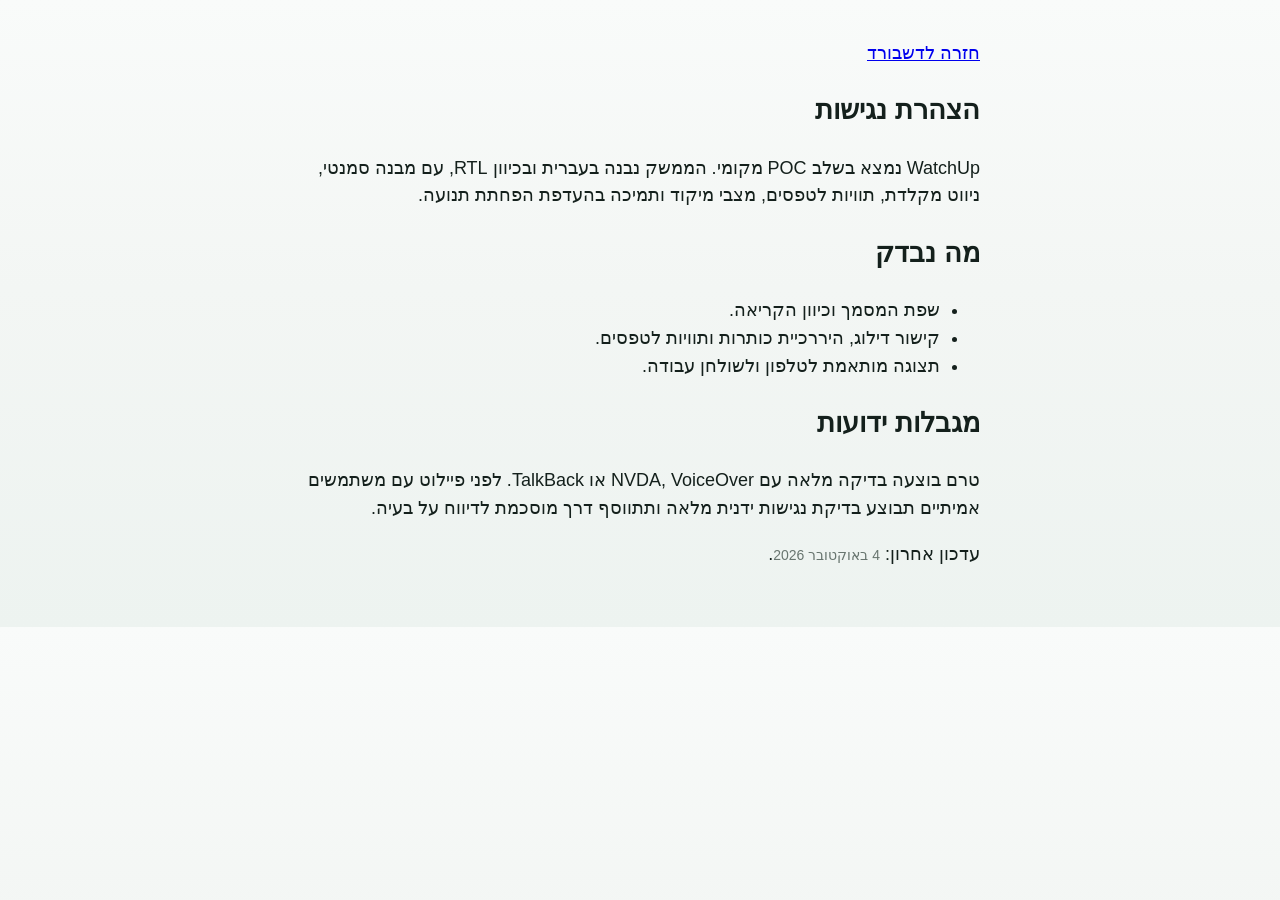
<file: watchup-web/accessibility.html>
<!doctype html>
<html lang="he" dir="rtl">
<head>
  <meta charset="utf-8">
  <meta name="viewport" content="width=device-width, initial-scale=1">
  <title>הצהרת נגישות — WatchUp</title>
  <link rel="stylesheet" href="styles.css">
</head>
<body>
  <a class="skip-link" href="#main">דלג לתוכן הראשי</a>
  <main id="main" tabindex="-1" style="max-width:720px;margin-inline:auto;padding:40px 20px">
    <a href="index.html">חזרה לדשבורד</a>
    <article>
      <h1>הצהרת נגישות</h1>
      <p>WatchUp נמצא בשלב POC מקומי. הממשק נבנה בעברית ובכיוון RTL, עם מבנה סמנטי, ניווט מקלדת, תוויות לטפסים, מצבי מיקוד ותמיכה בהעדפת הפחתת תנועה.</p>
      <h2>מה נבדק</h2>
      <ul><li>שפת המסמך וכיוון הקריאה.</li><li>קישור דילוג, היררכיית כותרות ותוויות לטפסים.</li><li>תצוגה מותאמת לטלפון ולשולחן עבודה.</li></ul>
      <h2>מגבלות ידועות</h2>
      <p>טרם בוצעה בדיקה מלאה עם NVDA, VoiceOver או TalkBack. לפני פיילוט עם משתמשים אמיתיים תבוצע בדיקת נגישות ידנית מלאה ותתווסף דרך מוסכמת לדיווח על בעיה.</p>
      <p>עדכון אחרון: <time datetime="2026-10-04">4 באוקטובר 2026</time>.</p>
    </article>
  </main>
</body>
</html>
</file>
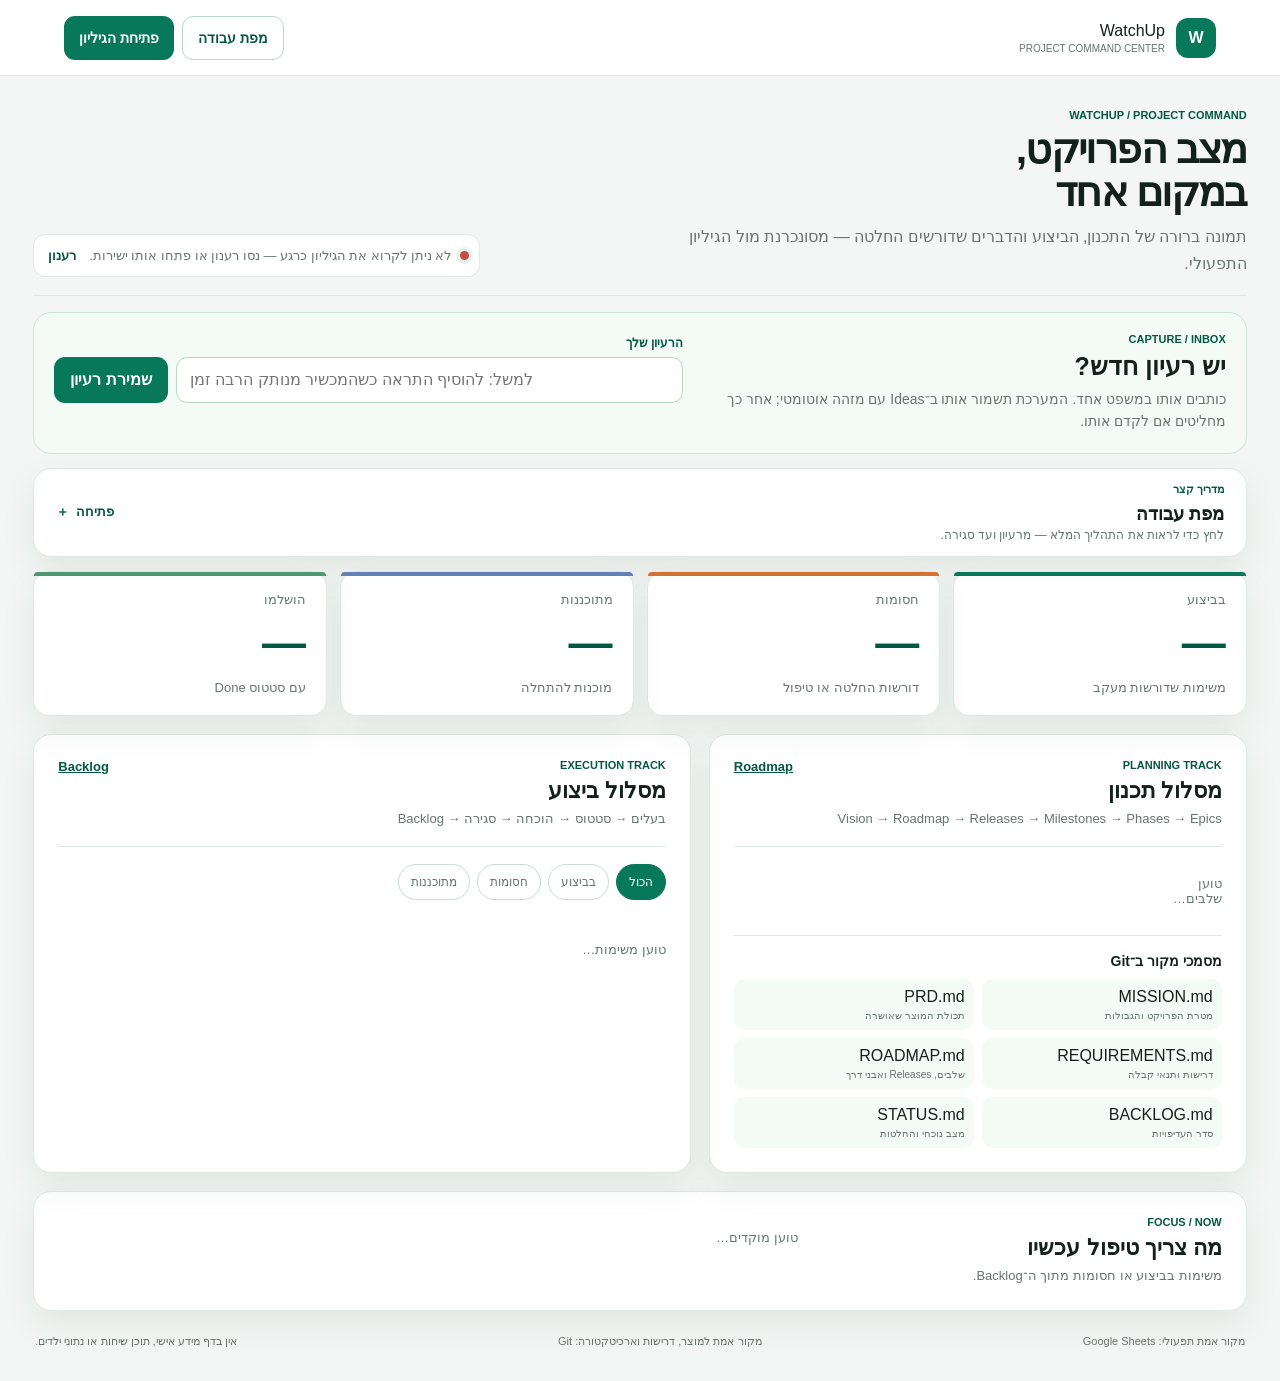
<file: watchup-web/project-dashboard.html>
<!doctype html>
<html lang="he" dir="rtl" data-brand-direction="resonance-field" data-theme="light">
<head>
  <meta charset="utf-8">
  <meta name="viewport" content="width=device-width, initial-scale=1, viewport-fit=cover">
  <meta name="robots" content="noindex,nofollow">
  <meta name="theme-color" content="#072f28">
  <title>WatchUp · מרכז ניהול הפרויקט</title>
  <link rel="stylesheet" href="project-dashboard.css">
</head>
<body>
  <a class="skip-link" href="#main">דלג לתוכן</a>
  <header class="topbar">
    <a class="brand" href="./project-dashboard.html" aria-label="WatchUp — מרכז ניהול הפרויקט"><span class="brand-mark" aria-hidden="true">W</span><span><bdi>WatchUp</bdi><small>PROJECT COMMAND CENTER</small></span></a>
    <nav aria-label="פעולות דשבורד"><a class="button secondary" href="https://drive.google.com/file/d/1HtZ8gNBiv9QexqG4y7iGMTp5VkcXwue0/view?usp=drive_link" target="_blank" rel="noopener noreferrer">מפת עבודה</a><a class="button" href="https://docs.google.com/spreadsheets/d/1YyMkAxCWOsnR-FmpDa80OcqSVuO5ntQIXg75ztfjgMo/edit" target="_blank" rel="noopener noreferrer">פתיחת הגיליון</a></nav>
  </header>
  <main id="main" tabindex="-1">
    <section class="intro" aria-labelledby="page-title">
      <div class="hero-copy"><span class="eyebrow">WATCHUP / PROJECT COMMAND</span><h1 id="page-title">מצב הפרויקט,<br>במקום אחד</h1><p>תמונה ברורה של התכנון, הביצוע והדברים שדורשים החלטה — מסונכרנת מול הגיליון התפעולי.</p></div>
      <div class="sync-state" role="status"><span class="pulse" aria-hidden="true"></span><span id="sync-status">טוען את מצב הפרויקט…</span><button id="refresh" type="button">רענון</button></div>
    </section>

    <section class="idea-capture" aria-labelledby="idea-title">
      <div><span class="eyebrow">CAPTURE / INBOX</span><h2 id="idea-title">יש רעיון חדש?</h2><p>כותבים אותו במשפט אחד. המערכת תשמור אותו ב־Ideas עם מזהה אוטומטי; אחר כך מחליטים אם לקדם אותו.</p></div>
      <form id="idea-form" action="/idea-capture" method="post" accept-charset="UTF-8">
        <label for="idea-input">הרעיון שלך</label>
        <div><input id="idea-input" name="idea" type="text" dir="auto" minlength="3" maxlength="280" required placeholder="למשל: להוסיף התראה כשהמכשיר מנותק הרבה זמן"><button type="submit">שמירת רעיון</button></div>
        <p id="idea-feedback" role="status" aria-live="polite"></p>
      </form>
    </section>

    <details class="guide-drawer"><summary><span><span class="eyebrow">מדריך קצר</span><strong>מפת עבודה</strong><small>לחץ כדי לראות את התהליך המלא — מרעיון ועד סגירה.</small></span><span class="guide-toggle" aria-hidden="true">פתיחה</span></summary><section class="guide-section guide-section-centered" aria-labelledby="guide-title">
      <header class="guide-heading"><div><span class="eyebrow">מפת תהליך</span><h2 id="guide-title">מפת עבודה</h2><p>כך רעיון עובר משלב המחשבה ועד לביצוע מסודר — רק לאחר החלטה.</p></div><a class="text-link" href="https://drive.google.com/file/d/1HtZ8gNBiv9QexqG4y7iGMTp5VkcXwue0/view?usp=drive_link" target="_blank" rel="noopener noreferrer">פתיחת המדריך המלא</a></header>
      <a class="guide-figure guide-figure-centered" href="https://drive.google.com/file/d/1HtZ8gNBiv9QexqG4y7iGMTp5VkcXwue0/view?usp=drive_link" target="_blank" rel="noopener noreferrer"><img src="assets/project-work-map.png" alt="מפת עבודה של WatchUp: מרעיון ועד סיום משימה"></a>
      <ol class="guide-legend-list" aria-label="מקרא מפת העבודה"><li><b>1</b><div><strong>רעיון</strong><span>נשמר בלשונית <bdi>Ideas</bdi></span></div></li><li><b>2</b><div><strong>אישור</strong><span>מחליטים אם נכון לקדם</span></div></li><li><b>3</b><div><strong>Backlog</strong><span>מגדירים משימה לביצוע</span></div></li><li><b>4</b><div><strong>ביצוע</strong><span>סטטוס, הוכחה וסגירה</span></div></li><li><b>5</b><div><strong>Roadmap</strong><span>רק ליוזמה גדולה ומתוכננת</span></div></li></ol>
    </section></details>
    <section class="metrics" aria-label="סיכום משימות">
      <article data-tone="active"><span>בביצוע</span><strong id="metric-active">—</strong><small>משימות שדורשות מעקב</small></article>
      <article data-tone="blocked"><span>חסומות</span><strong id="metric-blocked">—</strong><small>דורשות החלטה או טיפול</small></article>
      <article data-tone="planned"><span>מתוכננות</span><strong id="metric-planned">—</strong><small>מוכנות להתחלה</small></article>
      <article data-tone="done"><span>הושלמו</span><strong id="metric-done">—</strong><small>עם סטטוס Done</small></article>
    </section>

    <div class="main-grid">
      <section class="panel planning" aria-labelledby="planning-title"><header><div><span class="panel-kicker">PLANNING TRACK</span><h2 id="planning-title">מסלול תכנון</h2><p><bdi>Vision → Roadmap → Releases → Milestones → Phases → Epics</bdi></p></div><a class="text-link" href="https://docs.google.com/spreadsheets/d/1YyMkAxCWOsnR-FmpDa80OcqSVuO5ntQIXg75ztfjgMo/edit#gid=900002" target="_blank" rel="noopener noreferrer">Roadmap</a></header><ol id="roadmap" class="roadmap-list" aria-live="polite"><li class="loading-row">טוען שלבים…</li></ol><div class="documents"><h3>מסמכי מקור ב־Git</h3><ul><li><bdi>MISSION.md</bdi><span>מטרת הפרויקט והגבולות</span></li><li><bdi>PRD.md</bdi><span>תכולת המוצר שאושרה</span></li><li><bdi>REQUIREMENTS.md</bdi><span>דרישות ותנאי קבלה</span></li><li><bdi>ROADMAP.md</bdi><span>שלבים, Releases ואבני דרך</span></li><li><bdi>BACKLOG.md</bdi><span>סדר העדיפויות</span></li><li><bdi>STATUS.md</bdi><span>מצב נוכחי והחלטות</span></li></ul></div></section>
      <section class="panel execution" aria-labelledby="execution-title"><header><div><span class="panel-kicker">EXECUTION TRACK</span><h2 id="execution-title">מסלול ביצוע</h2><p><bdi>Backlog → בעלים → סטטוס → הוכחה → סגירה</bdi></p></div><a class="text-link" href="https://docs.google.com/spreadsheets/d/1YyMkAxCWOsnR-FmpDa80OcqSVuO5ntQIXg75ztfjgMo/edit#gid=1978637363" target="_blank" rel="noopener noreferrer">Backlog</a></header><div class="filters" role="group" aria-label="סינון משימות"><button class="active" data-filter="all" type="button">הכול</button><button data-filter="In Progress" type="button">בביצוע</button><button data-filter="Blocked" type="button">חסומות</button><button data-filter="Planned" type="button">מתוכננות</button></div><div id="tasks" class="task-list" aria-live="polite"><p class="loading-row">טוען משימות…</p></div></section>
    </div>

    <section class="focus-section" aria-labelledby="focus-title"><div><span class="eyebrow">FOCUS / NOW</span><h2 id="focus-title">מה צריך טיפול עכשיו</h2><p>משימות בביצוע או חסומות מתוך ה־Backlog.</p></div><div id="focus" class="focus-list"><p class="loading-row">טוען מוקדים…</p></div></section>

    <footer><span>מקור אמת תפעולי: Google Sheets</span><span>מקור אמת למוצר, דרישות וארכיטקטורה: Git</span><span>אין בדף מידע אישי, תוכן שיחות או נתוני ילדים.</span></footer>
  </main>
  <script src="project-dashboard.js" defer></script>
</body>
</html>
</file>
<file: watchup-web/styles.css>
:root{--ink:#17231f;--muted:#65736e;--line:#dfe7e3;--surface:#fff;--canvas:#f4f7f5;--green:#08775a;--green-dark:#055741;--mint:#dff3eb;--mint-soft:#edf8f4;--amber:#b66c09;--amber-soft:#fff1d2;--red:#b4233d;--red-soft:#fde8ec;--blue:#34728b;--blue-soft:#e8f3f7;--shadow:0 14px 38px rgba(31,65,52,.08);--radius:18px;--sidebar:248px}*{box-sizing:border-box}html{font-size:18px;scroll-behavior:smooth}body{margin:0;background:var(--canvas);color:var(--ink);font-family:Arial,"Noto Sans Hebrew",sans-serif;font-size:1rem;line-height:1.55}button,input,select{font:inherit}button,a{touch-action:manipulation}.skip-link{position:fixed;inset-block-start:8px;inset-inline-start:8px;z-index:1000;padding:10px 14px;background:#fff;color:var(--green-dark);border-radius:8px;transform:translateY(-150%)}.skip-link:focus{transform:none}.demo-banner{height:28px;background:#123d33;color:#e7f4ef;text-align:center;font-size:14px;line-height:28px}.app-shell{min-height:calc(100vh - 28px)}
.sidebar{position:fixed;inset-block-start:28px;inset-inline-start:0;width:var(--sidebar);height:calc(100vh - 28px);background:#fff;border-inline-end:1px solid var(--line);padding:28px 18px;display:flex;flex-direction:column;z-index:20}.brand{display:flex;align-items:center;gap:12px;color:var(--ink);text-decoration:none;padding:0 8px 28px}.brand-mark{width:42px;height:42px;background:var(--green);border-radius:13px;display:grid;place-items:center;box-shadow:0 8px 20px rgba(8,119,90,.2);position:relative}.brand-mark:before{content:"";width:25px;height:15px;border:2px solid white;border-radius:50%;position:absolute}.brand-mark span{width:7px;height:7px;background:#fff;border-radius:50%}.brand strong{font-size:22px;display:block}.brand small{display:block;color:var(--muted);font-size:14px}.side-nav{display:grid;gap:6px}.side-nav a{display:flex;align-items:center;gap:12px;min-height:48px;padding:0 13px;color:#52615c;text-decoration:none;border-radius:12px;font-weight:700}.side-nav a:hover,.side-nav a.active{background:var(--mint-soft);color:var(--green-dark)}.nav-icon{width:27px;height:27px;border:1px solid #cbd9d3;border-radius:8px;display:grid;place-items:center}.side-nav a.active .nav-icon{background:var(--green);border-color:var(--green);color:#fff}.nav-count{margin-inline-start:auto;background:var(--red-soft);color:var(--red);min-width:24px;height:24px;border-radius:12px;text-align:center;font-size:14px;line-height:24px}.privacy-note{margin-block-start:auto;background:#f6f9f7;border:1px solid var(--line);border-radius:14px;padding:14px;display:flex;gap:10px;color:var(--green)}.privacy-note p{margin:0}.privacy-note b,.privacy-note small{display:block}.privacy-note small{color:var(--muted);font-size:12px;margin-block-start:3px}
.workspace{margin-inline-start:var(--sidebar);min-height:calc(100vh - 28px)}.topbar{height:76px;background:rgba(255,255,255,.94);border-block-end:1px solid var(--line);display:flex;align-items:center;justify-content:space-between;padding-inline:clamp(20px,4vw,54px);position:sticky;inset-block-start:28px;z-index:15;backdrop-filter:blur(12px)}.child-switch{border:0;background:transparent;display:flex;align-items:center;gap:10px;padding:7px 9px;border-radius:12px;cursor:pointer;text-align:start}.child-switch:hover{background:#f1f6f3}.avatar{width:38px;height:38px;border-radius:12px;background:var(--mint);color:var(--green-dark);display:grid;place-items:center;font-weight:800}.child-switch b,.child-switch small{display:block}.child-switch small{font-size:12px;color:var(--muted)}.top-actions{display:flex;align-items:center;gap:18px}.sync-label{font-size:15px;color:var(--muted);display:flex;align-items:center;gap:7px}.sync-label i,.connection-pill i{width:8px;height:8px;border-radius:50%;background:#25ad7d;box-shadow:0 0 0 5px rgba(37,173,125,.12)}.icon-button{width:42px;height:42px;border:1px solid var(--line);background:#fff;border-radius:12px;cursor:pointer;position:relative}.notification-dot{position:absolute;inset-block-start:8px;inset-inline-start:8px;width:7px;height:7px;background:var(--red);border:2px solid white;border-radius:50%}
main{max-width:1390px;margin-inline:auto;padding:42px clamp(20px,4vw,54px) 28px}.view-panel{animation:fade .2s ease}.view-panel[hidden]{display:none}.page-title{display:flex;align-items:flex-start;justify-content:space-between;gap:30px;margin-block-end:30px}.page-title h1{font-size:clamp(34px,4vw,52px);line-height:1.15;margin:4px 0 8px;letter-spacing:-.035em}.page-title p{margin:0;color:var(--muted)}.page-title.compact h1{font-size:40px}.eyebrow,.section-kicker{color:var(--green);font-size:14px!important;font-weight:800}.connection-pill{background:var(--mint-soft);border:1px solid #d4ece2;border-radius:14px;padding:13px 16px;display:flex;align-items:center;gap:12px;min-width:205px}.connection-pill b,.connection-pill small{display:block}.connection-pill small{color:var(--muted);font-size:12px}.connection-pill i{flex:0 0 auto}
.summary-strip{display:grid;grid-template-columns:repeat(4,1fr);background:#fff;border:1px solid var(--line);border-radius:var(--radius);box-shadow:var(--shadow);margin-block-end:26px;overflow:hidden}.summary-strip button{border:0;border-inline-end:1px solid var(--line);background:#fff;padding:19px;display:grid;grid-template-columns:38px auto;grid-template-rows:auto auto;column-gap:11px;text-align:start;cursor:pointer}.summary-strip button:last-child{border-inline-end:0}.summary-strip button:hover{background:#fbfdfc}.summary-strip span:nth-child(2){align-self:center}.summary-strip b,.summary-strip small{display:block}.summary-strip b{font-size:24px;line-height:1}.summary-strip small{font-size:14px;color:var(--muted);margin-block-start:5px}.summary-strip em{grid-column:2;font-style:normal;font-size:12px;color:var(--muted);margin-block-start:8px}.summary-symbol,.feed-symbol{width:38px;height:38px;border-radius:11px;display:grid;place-items:center;font-weight:800}.urgent{background:var(--amber-soft);color:var(--amber)}.contact{background:var(--mint);color:var(--green)}.group{background:var(--blue-soft);color:var(--blue)}.rule{background:#eeebfa;color:#6751a4}.media{background:#f0edf7;color:#685788}
.home-grid{display:grid;grid-template-columns:minmax(0,1.3fr) minmax(330px,.7fr);gap:26px}.focus-panel,.timeline-panel,.chart-panel,.ranking-panel,.changes-table,.rule-builder,.active-rules{background:#fff;border:1px solid var(--line);border-radius:var(--radius);box-shadow:var(--shadow);padding:24px}.section-heading{display:flex;align-items:flex-start;justify-content:space-between;gap:15px;margin-block-end:18px}.section-heading h2{font-size:22px;margin:3px 0 0}.text-button{border:0;background:transparent;color:var(--green);font-weight:700;cursor:pointer;padding:5px}.lead-alert{background:linear-gradient(135deg,#fffaf0,#fff);border:1px solid #f1d99f;border-radius:15px;padding:22px}.alert-top,.feed-meta{display:flex;align-items:center;justify-content:space-between}.lead-alert h3{font-size:27px;margin:18px 0 8px}.lead-alert p{color:#4f5c57;margin:0}.lead-alert mark{background:#ffe7a6;padding:2px 5px;border-radius:4px}.severity{display:inline-flex;align-items:center;border-radius:999px;padding:4px 9px;font-size:12px;font-weight:800}.severity.important,.severity.review{background:var(--amber-soft);color:#8f5203}.severity.info{background:var(--blue-soft);color:var(--blue)}.severity.critical{background:var(--red-soft);color:var(--red)}time{font-size:14px;color:var(--muted)}.context-line{display:grid;grid-template-columns:1fr 1fr;gap:12px;margin-block:20px;padding-block:16px;border-block:1px solid #eee5d2}.context-line span+span{border-inline-start:1px solid #eee5d2;padding-inline-start:16px}.context-line b,.context-line small{display:block}.context-line small{font-size:12px;color:var(--muted);margin-block-start:3px}.alert-actions{display:flex;gap:10px}.primary,.secondary,.period-select{min-height:43px;border-radius:11px;padding:0 17px;font-weight:800;cursor:pointer}.primary{background:var(--green);border:1px solid var(--green);color:#fff}.primary:hover{background:var(--green-dark)}.secondary,.period-select{background:#fff;border:1px solid #cfdad5;color:var(--ink)}.wide{width:100%}.primary:disabled{background:#83aa9c;border-color:#83aa9c}.reviewed{opacity:.72}
.mini-timeline{display:grid}.mini-timeline button{border:0;border-block-start:1px solid var(--line);background:#fff;display:grid;grid-template-columns:12px 1fr auto;gap:12px;text-align:start;padding:18px 2px;cursor:pointer}.mini-timeline button:first-child{border-block-start:0}.mini-timeline b,.mini-timeline small{display:block}.mini-timeline small{font-size:14px;color:var(--muted);margin-block-start:3px}.mini-timeline em{font-size:12px;font-style:normal;color:var(--muted)}.timeline-dot{width:9px;height:9px;border-radius:50%;margin-block-start:7px}.timeline-dot.amber{background:#dc940f}.timeline-dot.blue{background:#4f93ad}.timeline-dot.green{background:#22a575}.week-glance{margin-block-start:26px;background:#123d33;color:#fff;border-radius:var(--radius);padding:23px 26px;display:grid;grid-template-columns:1fr auto auto auto;align-items:center;gap:28px}.week-glance .section-kicker{color:#9be0c7}.week-glance h2{margin:3px 0}.week-glance p{margin:0;color:#c7d8d2;font-size:15px}.week-stat{border-inline-start:1px solid rgba(255,255,255,.18);padding-inline-start:28px}.week-stat b,.week-stat span{display:block}.week-stat b{font-size:30px}.week-stat span{color:#c7d8d2;font-size:12px}
.count-badge{width:78px;height:78px;border-radius:19px;background:var(--amber-soft);color:var(--amber);display:grid;place-content:center;text-align:center}.count-badge.calm{background:var(--mint);color:var(--green)}.count-badge b,.count-badge span{display:block}.count-badge b{font-size:28px;line-height:1}.count-badge span{font-size:12px;margin-block-start:4px}.filter-bar{display:flex;gap:6px;border-block-end:1px solid var(--line);margin-block-end:22px}.filter-bar button{border:0;background:transparent;color:var(--muted);padding:12px 17px;border-block-end:3px solid transparent;cursor:pointer}.filter-bar button.active{color:var(--green-dark);border-color:var(--green);font-weight:800}.filter-bar bdi{background:#e9efec;padding:2px 6px;border-radius:9px;font-size:11px}.alerts-layout{display:grid;grid-template-columns:minmax(0,1.2fr) minmax(320px,.8fr);gap:24px}.alert-feed,.alert-preview{background:#fff;border:1px solid var(--line);border-radius:var(--radius);box-shadow:var(--shadow)}.feed-item{display:grid;grid-template-columns:42px 1fr 38px;gap:13px;align-items:center;padding:19px;border-block-end:1px solid var(--line)}.feed-item:last-child{border-block-end:0}.feed-item.selected{background:var(--mint-soft);box-shadow:inset -3px 0 var(--green)}.feed-item h2{font-size:17px;margin:7px 0 3px}.feed-item p{font-size:14px;color:var(--muted);margin:0}.feed-item>button{border:0;background:transparent;font-size:22px;color:var(--green);cursor:pointer}.feed-item.filtered{display:none}.alert-preview{padding:28px;position:sticky;inset-block-start:126px;height:max-content}.alert-preview h2{font-size:26px;margin:17px 0 7px}.alert-preview>p{color:var(--muted)}.alert-preview dl{margin:23px 0}.alert-preview dl div{display:flex;justify-content:space-between;padding-block:11px;border-block-start:1px solid var(--line)}.alert-preview dt{color:var(--muted)}.alert-preview dd{font-weight:700;margin:0}.privacy-box{background:#f3f7f5;border-radius:12px;padding:13px;margin-block:20px}.privacy-box p{font-size:12px;color:var(--muted);margin:3px 0 0}
.activity-stats{display:grid;grid-template-columns:repeat(4,1fr);gap:14px;margin-block-end:22px}.activity-stats article{background:#fff;border:1px solid var(--line);border-radius:15px;padding:19px}.activity-stats span,.activity-stats small,.activity-stats b{display:block}.activity-stats span{font-size:14px;color:var(--muted)}.activity-stats b{font-size:30px;margin-block:5px}.activity-stats small{font-size:12px;color:var(--muted)}.report-grid{display:grid;grid-template-columns:1.25fr .75fr;gap:22px}.trend{background:var(--mint);color:var(--green);font-size:12px;font-weight:800;padding:5px 10px;border-radius:999px}.bars{height:230px;display:flex;align-items:flex-end;justify-content:space-around;gap:15px;padding-block-start:25px;border-block-end:1px solid var(--line)}.bars span{height:100%;flex:1;display:flex;flex-direction:column;justify-content:flex-end;align-items:center;gap:9px}.bars i{width:min(35px,70%);height:calc(var(--value)*2.2px);background:linear-gradient(#20a578,var(--green));border-radius:7px 7px 2px 2px}.bars b{font-size:12px;color:var(--muted)}.ranking-panel ol{list-style:none;padding:0;margin:0}.ranking-panel li{display:grid;grid-template-columns:130px 1fr 25px;gap:12px;align-items:center;padding-block:15px;border-block-start:1px solid var(--line)}.ranking-panel li:first-child{border-block-start:0}.ranking-panel li b,.ranking-panel li small{display:block}.ranking-panel li small{font-size:11px;color:var(--muted)}.ranking-panel em{height:7px;background:#edf2ef;border-radius:5px;overflow:hidden}.ranking-panel em i{display:block;height:100%;width:var(--w);background:var(--green)}.changes-table{margin-block-start:22px}.change-row{display:grid;grid-template-columns:38px 1fr 130px 50px;gap:14px;align-items:center;padding-block:14px;border-block-start:1px solid var(--line)}.change-row b,.change-row small{display:block}.change-row small{font-size:12px;color:var(--muted)}.change-row em{font-style:normal;font-size:12px;color:var(--green)}
.rules-layout{display:grid;grid-template-columns:360px 1fr;gap:24px}.rule-builder h2{font-size:25px;margin:5px 0 20px}.rule-builder form{display:grid;gap:9px}.rule-builder label,.rule-builder legend{font-size:14px;font-weight:800}.rule-builder input,.rule-builder select{width:100%;min-height:46px;border:1px solid #cdd8d3;border-radius:10px;padding:0 12px;background:#fff;margin-block-end:8px}.rule-builder fieldset{border:0;padding:8px 0 16px;display:flex;gap:20px}.rule-builder fieldset legend{margin-block-end:9px}.rule-builder fieldset label{font-weight:400}.form-help{text-align:center;color:var(--muted);font-size:11px;margin:0}.rule-list{list-style:none;padding:0;margin:0}.rule-list li{display:grid;grid-template-columns:10px 1fr auto auto;gap:13px;align-items:center;padding:18px 0;border-block-start:1px solid var(--line)}.rule-list li:first-child{border-block-start:0}.rule-list b,.rule-list small{display:block}.rule-list small{font-size:12px;color:var(--muted);margin-block-start:3px}.rule-status{width:8px;height:8px;background:#22a575;border-radius:50%}.rule-list button{border:0;background:transparent;color:var(--red);cursor:pointer}.rules-tip{margin-block-start:25px;background:var(--mint-soft);border-radius:13px;padding:16px}.rules-tip p{color:var(--muted);font-size:14px;margin:4px 0 0}.app-footer{display:flex;justify-content:space-between;color:var(--muted);font-size:12px;padding-block-start:34px}.app-footer a{color:var(--green-dark)}.mobile-nav{display:none}.toast{position:fixed;inset-inline-start:50%;inset-block-end:24px;transform:translate(-50%,20px);opacity:0;background:#173d33;color:#fff;border-radius:10px;padding:11px 18px;z-index:100;transition:.2s;pointer-events:none}.toast.show{transform:translate(-50%,0);opacity:1}@keyframes fade{from{opacity:.35;transform:translateY(5px)}to{opacity:1;transform:none}}
@media(max-width:1000px){.sidebar{width:82px;padding-inline:12px}.brand{justify-content:center}.brand>span:last-child,.side-nav a>span:not(.nav-icon),.privacy-note,.nav-count{display:none}.side-nav a{justify-content:center;padding:0}.workspace{margin-inline-start:82px}.home-grid,.alerts-layout,.report-grid{grid-template-columns:1fr}.alert-preview{position:static}.summary-strip{grid-template-columns:1fr 1fr}.summary-strip button:nth-child(2){border-inline-end:0}.summary-strip button:nth-child(-n+2){border-block-end:1px solid var(--line)}.rules-layout{grid-template-columns:320px 1fr}.week-glance{grid-template-columns:1fr auto auto}.week-glance button{display:none}}
@media(max-width:720px){html{font-size:19px}body{padding-block-end:70px}.demo-banner{font-size:11px}.sidebar{display:none}.workspace{margin-inline-start:0}.topbar{height:64px;inset-block-start:28px;padding-inline:16px}.sync-label{display:none}.child-switch{padding:4px}.icon-button{width:40px;height:40px}main{padding:25px 16px 15px}.page-title{display:block;margin-block-end:22px}.page-title h1,.page-title.compact h1{font-size:34px}.page-title>div:first-child>p:last-child{font-size:15px}.connection-pill{margin-block-start:17px;min-width:0;width:max-content}.summary-strip{grid-template-columns:1fr 1fr}.summary-strip button{padding:14px 12px;grid-template-columns:33px auto}.summary-symbol{width:33px;height:33px}.summary-strip b{font-size:20px}.summary-strip em{display:none}.home-grid{display:block}.timeline-panel{margin-block-start:18px}.focus-panel,.timeline-panel,.chart-panel,.ranking-panel,.changes-table,.rule-builder,.active-rules{padding:18px}.section-heading h2{font-size:20px}.lead-alert{padding:17px}.lead-alert h3{font-size:22px}.alert-actions{display:grid;grid-template-columns:1fr 1fr}.week-glance{grid-template-columns:1fr 1fr;margin-block-start:18px;padding:20px}.week-glance>div:first-child{grid-column:1/-1}.week-stat{padding-inline-start:15px}.filter-bar{overflow:auto;margin-inline:-16px;padding-inline:16px}.filter-bar button{white-space:nowrap}.alerts-layout{display:block}.alert-preview{display:none}.feed-item{padding:16px 13px;grid-template-columns:38px 1fr 24px}.activity-stats{grid-template-columns:1fr 1fr}.activity-stats article{padding:15px}.report-grid{display:block}.ranking-panel{margin-block-start:18px}.bars{height:190px}.change-row{grid-template-columns:34px 1fr auto}.change-row time{display:none}.rules-layout{display:block}.active-rules{margin-block-start:18px}.rule-list li{grid-template-columns:8px 1fr auto}.rule-list li button{grid-column:2;text-align:start}.count-badge{display:none}.app-footer{padding-block-end:10px}.mobile-nav{position:fixed;display:grid;grid-template-columns:repeat(4,1fr);inset-inline:0;inset-block-end:0;height:68px;background:rgba(255,255,255,.97);border-block-start:1px solid var(--line);z-index:40;padding:7px 8px calc(7px + env(safe-area-inset-bottom));box-shadow:0 -8px 25px rgba(26,57,45,.08)}.mobile-nav a{color:#71807a;text-decoration:none;text-align:center;font-size:11px;font-weight:700;position:relative}.mobile-nav a>span{display:block;font-size:24px;line-height:27px}.mobile-nav a.active{color:var(--green)}.mobile-nav i{position:absolute;inset-block-start:0;inset-inline-start:calc(50% - 17px);background:var(--red);color:#fff;width:15px;height:15px;line-height:15px;border-radius:50%;font-style:normal;font-size:11px}.toast{inset-block-end:82px;width:max-content;max-width:90%;text-align:center}.context-line{font-size:14px}}
@media(max-width:720px){.filter-bar{scrollbar-width:none}.filter-bar::-webkit-scrollbar{display:none}}
.brand-mark{width:46px;height:46px;border-radius:14px;display:block;object-fit:cover;background:none;box-shadow:0 9px 22px rgba(8,119,90,.24)}.brand-mark:before,.brand-mark span{display:none}.mobile-brand,.mobile-brand-lockup{display:none}
@media(max-width:720px){.topbar{display:grid;grid-template-columns:1fr auto 1fr}.mobile-brand-lockup{display:grid;justify-items:center;gap:3px;color:var(--green-dark);text-decoration:none;line-height:1.1}.mobile-brand-lockup small{font-size:12px;font-weight:750;white-space:nowrap}.mobile-brand{display:block;width:40px;height:40px;object-fit:cover;border-radius:12px;box-shadow:0 6px 16px rgba(8,119,90,.2)}.top-actions{justify-self:end}.child-switch{justify-self:start}.mobile-nav a.active{background:linear-gradient(135deg,#a7f3d0,#4ade80);color:#064e3b;box-shadow:0 5px 14px rgba(34,197,94,.24)}.mobile-nav a.active:after{background:#047857}}
@media(prefers-reduced-motion:reduce){*{scroll-behavior:auto!important;animation:none!important;transition:none!important}}:focus-visible{outline:3px solid #e6a719;outline-offset:3px}

/* Premium, child-safe presentation pass: synthetic identity, soft blue canvas and grouped surfaces. */
:root{--canvas:#f2f6fb;--canvas-deep:#e7eef8;--blue-accent:#56baf0;--blue-ink:#15678e;--card-shadow:0 12px 32px rgba(46,76,108,.08)}
body{background:radial-gradient(circle at 88% -8%,#dce9f9 0,transparent 29rem),linear-gradient(155deg,#f8fafc 0%,var(--canvas) 49%,#eef3fa 100%)}
.workspace{background:transparent}.topbar{background:rgba(255,255,255,.76);backdrop-filter:blur(16px);border-color:rgba(201,215,231,.82)}
.sidebar{background:rgba(255,255,255,.88);backdrop-filter:blur(18px);border-color:rgba(203,217,232,.88)}
.brand-mark{background:linear-gradient(145deg,#0b7d68,#1baa85);box-shadow:0 10px 24px rgba(8,119,90,.23)}
.child-switch{border:1px solid #d7e3f1;background:rgba(255,255,255,.9);border-radius:999px;padding:5px 11px 5px 7px;box-shadow:0 5px 16px rgba(47,77,109,.07)}
.child-switch:hover{background:#fff;border-color:#b7cde5}.child-avatars{display:flex;align-items:center;direction:ltr}.child-avatars i,.child-portrait{width:38px;height:38px;border-radius:50%;display:grid;place-items:center;font-size:16px;font-style:normal;font-weight:800}.child-avatars i+ i{margin-inline-start:-9px}.child-avatars i:first-child,.child-portrait{background:linear-gradient(145deg,#83d2f4,#337bbd);color:#fff;box-shadow:inset 0 0 0 3px rgba(255,255,255,.72),0 5px 14px rgba(42,113,169,.2)}
.child-avatars i:last-child{background:#edf5fb;color:#37739b;border:1px solid #d7e9f5}.child-overview{background:rgba(255,255,255,.72);border:1px solid rgba(205,219,235,.9);border-radius:22px;padding:14px 16px;display:flex;align-items:center;gap:12px;margin-block-end:25px;width:max-content;min-width:min(100%,390px);box-shadow:0 8px 22px rgba(54,81,113,.06)}
.child-overview h2{margin:0;font-size:22px}.child-overview p{margin:2px 0 0;color:var(--muted);font-size:14px}.child-overview .secondary{margin-inline-start:15px;min-height:36px;padding-inline:12px}
.watchup-hero{height:320px;margin-block-end:24px;background:linear-gradient(125deg,#075844,#0f8564);border-radius:26px;overflow:hidden;display:grid;grid-template-columns:minmax(0,1.15fr) minmax(300px,.85fr);box-shadow:0 18px 42px rgba(16,91,70,.2)}.watchup-hero .hero-copy{min-width:0;padding:38px clamp(28px,4vw,54px);color:#fff;display:flex;flex-direction:column;justify-content:center}.watchup-hero .eyebrow{color:#b9f5da}.watchup-hero h1{font-size:clamp(38px,4.2vw,61px);line-height:1.08;letter-spacing:-.04em;margin:5px 0 10px}.watchup-hero .hero-copy>p:last-of-type{max-width:540px;margin:0;color:#daf3e9}.watchup-hero>img{width:100%;height:320px;min-width:0;object-fit:cover;object-position:center 12%;display:block}.watchup-hero .connection-pill{margin-block-start:23px;width:max-content;background:rgba(255,255,255,.94);color:var(--ink)}
.summary-strip,.focus-panel,.timeline-panel,.chart-panel,.ranking-panel,.changes-table,.rule-builder,.active-rules,.alert-feed,.alert-preview{box-shadow:var(--card-shadow);border-color:rgba(205,218,232,.9)}
.summary-strip{background:rgba(255,255,255,.94)}.summary-strip button{background:transparent}.summary-strip button:hover{background:#f6fbff}.summary-strip button:focus-visible{position:relative;z-index:1}
.connection-pill{background:#eef8f6;border-color:#d3ebe5;box-shadow:0 7px 18px rgba(22,118,95,.07)}
.lead-alert{background:linear-gradient(132deg,#fff9eb 0%,#fff 63%,#f3fbff 100%);box-shadow:0 9px 23px rgba(170,122,31,.06)}
.week-glance{background:linear-gradient(120deg,#113f5b,#176b75 57%,#1b9880);box-shadow:0 16px 35px rgba(16,70,83,.2)}
.activity-stats article{border-color:#d9e5f1;box-shadow:0 7px 18px rgba(54,81,113,.045)}
.activity-stats article:first-child{background:linear-gradient(145deg,#fff,#f2fbff)}
.settings-groups{display:grid;grid-template-columns:repeat(3,minmax(0,1fr));gap:16px;margin-block-end:24px}.settings-group{background:rgba(255,255,255,.9);border:1px solid rgba(205,218,232,.9);border-radius:18px;padding:10px 17px;box-shadow:var(--card-shadow)}.settings-group h2{margin:5px 0 8px;font-size:15px;color:#506d84}.settings-group button{width:100%;border:0;border-block-start:1px solid #e5edf5;background:transparent;padding:13px 0;display:grid;grid-template-columns:12px 1fr auto;gap:10px;align-items:center;text-align:start;cursor:pointer}.settings-group button:first-of-type{border-block-start:0}.settings-group button:hover b{color:var(--blue-ink)}.settings-group b,.settings-group small{display:block}.settings-group small{margin-block-start:3px;color:var(--muted);font-size:12px}.settings-group em{font-size:11px;color:#54728a;font-style:normal;white-space:nowrap}.setting-tone{width:8px;height:28px;border-radius:99px}.setting-tone.green{background:#38b991}.setting-tone.amber{background:#f2ad3f}.setting-tone.purple{background:#8d77d8}.setting-tone.blue{background:#51aee6}.setting-tone.red{background:#eb7a77}.setting-tone.teal{background:#3eb6b1}
.api-connect{display:flex;align-items:end;justify-content:space-between;gap:24px;background:#fff;border:1px solid #dce7f1;border-radius:18px;padding:18px 20px;margin-block-end:24px;box-shadow:var(--card-shadow)}.api-connect h2{margin:3px 0;font-size:21px}.api-connect p{margin:0;color:var(--muted);font-size:14px}.api-connect form{display:grid;grid-template-columns:minmax(180px,260px) auto auto;gap:9px;align-items:end}.api-connect label{grid-column:1/-1;font-size:12px;font-weight:700;color:#506d84}.api-connect input{height:42px;border:1px solid var(--line);border-radius:11px;padding-inline:12px;direction:ltr}.api-connect button{height:42px}
.chart-panel{overflow:hidden}.chart-panel:after{content:"";display:block;height:3px;margin:22px -24px -24px;background:linear-gradient(90deg,#61c9f2,#2aa987,#ffd46d)}.chart-summary{display:flex;align-items:baseline;gap:8px;margin:2px 0 10px}.chart-summary strong{font-size:36px;line-height:1;color:#1b526e}.chart-summary span{font-weight:800}.chart-summary small{margin-inline-start:auto;color:var(--green);font-size:12px}.bars{position:relative;background:repeating-linear-gradient(to bottom,transparent 0,transparent 47px,rgba(158,182,204,.2) 48px);border-block-end:0;padding-inline:10px}.bars .average-line{position:absolute;inset-inline:8px;inset-block-start:83px;height:0;border-block-start:2px dashed #56baf0;display:block;z-index:2;pointer-events:none}.bars .average-line em{position:absolute;inset-inline-start:0;inset-block-start:-21px;background:#e7f6fd;color:#237196;border-radius:99px;padding:3px 8px;font-size:11px;font-style:normal}.bars span:not(.average-line){position:relative;z-index:1}.bars i{background:linear-gradient(180deg,#65c9ef,#278c98);box-shadow:0 5px 10px rgba(30,133,158,.15)}.bars span:nth-last-child(4) i{background:linear-gradient(180deg,#f2be55,#d88b24)}
@media(max-width:1000px){.settings-groups{grid-template-columns:1fr 1fr}.settings-group:last-child{grid-column:1/-1}}
@media(max-width:720px){.child-overview{width:100%;min-width:0;margin-block-end:19px;padding:11px 13px}.child-overview .secondary{margin-inline-start:auto}.settings-groups{display:block;margin-block-end:18px}.settings-group{margin-block-end:12px}.chart-summary strong{font-size:32px}.chart-summary small{display:none}.mobile-nav{height:74px;padding:7px 10px calc(8px + env(safe-area-inset-bottom));background:rgba(248,251,255,.94);backdrop-filter:blur(18px);border-color:#d9e5f1}.mobile-nav a{display:grid;place-items:center;align-content:center;gap:1px;border-radius:14px;min-width:0;padding-block:3px;transition:background .18s ease,color .18s ease}.mobile-nav a>span{font-size:21px;line-height:22px}.mobile-nav a.active{background:linear-gradient(135deg,#a7e4fb,#68c5f0);color:#14536f;box-shadow:0 5px 14px rgba(66,174,221,.24)}.mobile-nav a.active:after{content:"";width:4px;height:4px;background:#1a6e91;border-radius:50%;margin-block-start:1px}.mobile-nav i{inset-inline-start:calc(50% + 8px);inset-block-start:2px;border:2px solid #f8fbff}.toast{inset-block-end:89px}}
@media(max-width:720px){.api-connect{display:block}.api-connect form{grid-template-columns:1fr 1fr;margin-block-start:14px}.api-connect label,.api-connect input{grid-column:1/-1}}
@media(max-width:720px){.watchup-hero{display:flex;flex-direction:column;height:auto;min-height:0;background:#0d7358;border-radius:22px}.watchup-hero>img{order:-1;min-height:0;height:270px;object-position:center 13%}.watchup-hero .hero-copy{padding:23px 21px 25px}.watchup-hero h1{font-size:36px}.watchup-hero .connection-pill{width:100%;margin-block-start:18px}.child-overview{margin-block-end:14px}}

/* WP-3.5 — calm, premium and self-explanatory parent experience. */
:root{--ink:#14201c;--muted:#68756f;--line:#e5ebe8;--canvas:#f3f6f4;--surface:#fff;--green:#08785b;--green-dark:#045842;--mint:#e4f5ee;--shadow:0 18px 48px rgba(29,60,49,.075);--radius:24px}
*{-webkit-tap-highlight-color:transparent}
body{background:linear-gradient(145deg,#f9fbfa 0%,#f0f5f2 55%,#edf3f0 100%);color:var(--ink);font-family:-apple-system,BlinkMacSystemFont,"Segoe UI",Arial,sans-serif}
.demo-banner{background:#143f34;letter-spacing:.01em}
.sidebar{width:272px;padding:27px 20px;background:rgba(255,255,255,.82);border-color:rgba(220,230,225,.9)}
.workspace{margin-inline-start:272px}
.brand{padding:3px 7px 25px;gap:13px}.brand-mark{width:50px;height:50px;border-radius:15px;box-shadow:0 10px 24px rgba(8,120,91,.18)}.brand strong{font-size:26px;letter-spacing:-.04em}.brand small{color:#7a8882;margin-block-start:2px}
.side-nav{gap:7px}.side-nav a{min-height:64px;border-radius:17px;padding:9px 12px;gap:12px;color:#53615b}.side-nav a>span:nth-child(2){display:flex;flex-direction:column;gap:2px;min-width:0}.side-nav a b{font-size:16px}.side-nav a small{font-size:11px;color:#89958f;font-weight:500}.side-nav a.active{background:linear-gradient(135deg,#e5f6ef,#d9f1e7);color:var(--green-dark);box-shadow:inset 0 0 0 1px rgba(8,120,91,.08)}.side-nav a.active small{color:#5f8376}.nav-icon{width:34px;height:34px;border-radius:11px;background:#f1f5f3;display:grid;place-items:center;font-size:18px;font-weight:900}.side-nav a.active .nav-icon{background:#fff;box-shadow:0 6px 15px rgba(35,100,76,.1)}.nav-count{margin-inline-start:auto;background:#f06b62;color:#fff;min-width:23px;height:23px;display:grid;place-items:center;border-radius:99px;font-size:11px}
.privacy-note{border:0;background:#f4f7f5;border-radius:17px;padding:14px}.privacy-note>span{color:var(--green)}
.topbar{height:76px;padding-inline:clamp(22px,4vw,54px);background:rgba(248,251,249,.78);border-color:rgba(222,231,226,.8)}
main{max-width:1380px;padding:34px clamp(22px,4vw,56px) 42px}.child-overview{display:none}
.watchup-hero{height:330px;grid-template-columns:minmax(0,1.15fr) minmax(340px,.85fr);border-radius:32px;background:radial-gradient(circle at 20% 0,rgba(103,221,172,.34),transparent 36%),linear-gradient(135deg,#075b46,#0a7a5a 58%,#0e8c67);box-shadow:0 24px 60px rgba(10,94,70,.18);position:relative}.watchup-hero:after{content:"";position:absolute;inset:0;pointer-events:none;border:1px solid rgba(255,255,255,.15);border-radius:inherit}.watchup-hero .hero-copy{padding:42px clamp(30px,4vw,64px)}.watchup-hero h1{font-size:clamp(43px,4vw,65px);letter-spacing:-.055em;margin-block:7px 12px}.watchup-hero .hero-copy>p:last-of-type{font-size:18px;line-height:1.65;max-width:500px}.watchup-hero>img{height:330px;object-position:center 13%;filter:saturate(.92) contrast(.98)}.watchup-hero .connection-pill{border:0;background:rgba(255,255,255,.94);box-shadow:0 12px 26px rgba(0,61,45,.14);padding:9px 13px}
.summary-strip{margin-block-start:0;border:0;border-radius:25px;box-shadow:var(--shadow);overflow:hidden}.summary-strip button{min-height:112px;padding:20px;transition:background .18s ease,transform .18s ease}.summary-strip button:hover{background:#f7fbf9;transform:translateY(-1px)}.summary-strip small{font-size:14px}.summary-strip em{background:#f3f6f4;border-radius:99px;padding:4px 8px}.summary-symbol{border-radius:14px}
.home-grid{gap:22px;margin-block-start:22px}.focus-panel,.timeline-panel,.week-glance,.chart-panel,.ranking-panel,.changes-table,.rule-builder,.active-rules,.alert-feed,.alert-preview,.settings-group,.api-connect{border:1px solid rgba(223,231,227,.95);border-radius:25px;box-shadow:var(--shadow)}.focus-panel,.timeline-panel{padding:25px}.section-kicker{letter-spacing:.04em}.section-heading h2{letter-spacing:-.025em}.lead-alert{border:0;border-radius:20px;background:linear-gradient(135deg,#fff8e9,#fff 70%);box-shadow:inset 0 0 0 1px #f5e5bc}.primary{border-radius:12px;box-shadow:0 8px 18px rgba(8,120,91,.14)}.secondary{border-radius:12px}.text-button{font-weight:750}.mini-timeline button{padding-block:19px}.week-glance{background:linear-gradient(135deg,#163f35,#1c6755);border:0;padding:25px 28px}
.page-title h1,.page-title.compact h1{letter-spacing:-.045em}.filter-bar{border:0;background:#e9efec;width:max-content;border-radius:14px;padding:4px}.filter-bar button{border:0!important;border-radius:11px;padding:9px 15px}.filter-bar button.active{background:#fff;box-shadow:0 4px 12px rgba(38,65,56,.09)}.feed-message{margin:8px 0 0;color:#1d2a26;font-size:17px;line-height:1.55;white-space:pre-wrap;overflow-wrap:anywhere;word-break:normal}.activity-stats article{border-radius:20px;box-shadow:var(--shadow)}.settings-group{background:rgba(255,255,255,.95)}.setting-tone{width:9px;border-radius:99px}.api-connect{background:rgba(255,255,255,.95)}
.mobile-nav{font-weight:700}
@media(max-width:1000px) and (min-width:721px){.sidebar{width:88px;padding-inline:13px}.workspace{margin-inline-start:88px}.brand{padding-inline:0;justify-content:center}.side-nav a{padding:0;justify-content:center}.nav-icon{width:42px;height:42px}.side-nav a>span:nth-child(2),.nav-count{display:none}}
@media(max-width:720px){
 body{padding-block-end:82px;background:linear-gradient(180deg,#f9fbfa 0,#f1f5f3 45%,#edf2ef 100%)}
 .workspace{margin-inline-start:0}
 .topbar{height:74px;inset-block-start:28px;padding-inline:14px;background:rgba(249,251,250,.88)}
 .child-switch span:nth-child(2) small,.child-switch>span:last-child{display:none}.child-switch{border:0;background:transparent;box-shadow:none;padding:0}.child-switch span:nth-child(2) b{font-size:15px}.child-avatars i{width:34px;height:34px}.child-avatars i:last-child{display:none}
 .mobile-brand{width:38px;height:38px;border-radius:12px;box-shadow:0 7px 16px rgba(8,120,91,.16)}
 main{padding:18px 14px 12px}
 .watchup-hero{height:222px;display:grid;grid-template-columns:1.25fr .75fr;border-radius:25px;margin-block-end:14px;overflow:hidden}
 .watchup-hero .hero-copy{order:0;padding:22px 18px;justify-content:center;position:relative;z-index:1}
 .watchup-hero .eyebrow{font-size:11px}.watchup-hero h1{font-size:32px;line-height:1.05;margin:5px 0 8px}.watchup-hero .hero-copy>p:last-of-type{font-size:14px;line-height:1.45}
 .watchup-hero>img{order:1;height:222px;min-height:0;object-position:51% 10%}
 .watchup-hero .connection-pill{width:max-content;max-width:100%;margin-block-start:13px;padding:7px 9px;gap:7px}.watchup-hero .connection-pill small{display:none}.watchup-hero .connection-pill b{font-size:11px}
 .summary-strip{grid-template-columns:1fr 1fr;border-radius:20px}.summary-strip button{min-height:86px;padding:13px 11px;grid-template-columns:34px 1fr;gap:9px}.summary-strip button:nth-child(2){border-inline-end:0}.summary-strip button:nth-child(-n+2){border-block-end:1px solid var(--line)}.summary-strip b{font-size:22px}.summary-strip small{font-size:11px;line-height:1.25}.summary-symbol{width:34px;height:34px}
 .home-grid{margin-block-start:14px}.focus-panel,.timeline-panel{padding:17px;border-radius:21px}.timeline-panel{margin-block-start:14px}.section-heading{margin-block-end:13px}.section-heading h2{font-size:20px}.lead-alert{padding:16px;border-radius:17px}.lead-alert h3{font-size:21px}.lead-alert p{font-size:14px}.context-line{grid-template-columns:1fr}.alert-actions button{min-height:44px}
 .week-glance{border-radius:21px;margin-block-start:14px;padding:18px}
 .page-title h1,.page-title.compact h1{font-size:33px}.page-title.compact{margin-block-end:17px}
 .mobile-nav{height:76px;grid-template-columns:repeat(4,1fr);background:rgba(250,252,251,.94);border-color:#dfe7e3;box-shadow:0 -12px 30px rgba(28,54,45,.08)}.mobile-nav a{border-radius:15px;color:#738079}.mobile-nav a.active{background:#dcf3e9;color:var(--green-dark);box-shadow:none}.mobile-nav a.active:after{background:var(--green)}
 .filter-bar{width:calc(100% + 28px);border-radius:0;background:transparent}.filter-bar button.active{background:#fff}
}
.poc-login-note{margin:6px 0 0;color:var(--muted);font-size:14px;line-height:1.6}.mfa-explainer{width:min(100%,420px);margin-block-start:14px;text-align:start;background:#fff;border:1px solid var(--line);border-radius:18px;padding:14px 18px}.mfa-explainer summary{cursor:pointer;font-weight:800;color:var(--ink)}.mfa-explainer p,.mfa-explainer ol{color:var(--muted);font-size:15px;line-height:1.7}.mfa-explainer ol{padding-inline-start:22px}.auth-links{display:grid;gap:8px}.auth-links a{color:var(--green-dark);font-weight:800;text-decoration-thickness:1px;text-underline-offset:3px}.mfa-explainer small{display:block;color:var(--muted)}
.password-field{position:relative;margin-block-end:7px}.auth-gate .password-field input{width:100%;margin:0;padding-inline-end:52px;position:relative;z-index:1}.password-field button{position:absolute;right:6px;left:auto;top:6px;bottom:6px;inline-size:40px;border:0;border-radius:10px;background:#eef6f2;color:var(--green-dark);font-size:22px;cursor:pointer;z-index:2;touch-action:manipulation}.password-field button:focus-visible{outline:3px solid rgba(0,106,97,.28);outline-offset:1px}.login-error{margin:2px 0 4px;padding:10px 12px;border-radius:10px;background:#fff1ef;color:#9c2f28;font-size:15px;font-weight:700;line-height:1.5}.auth-gate button:disabled{cursor:wait;opacity:.7}
@media(max-width:380px){.watchup-hero{grid-template-columns:1.4fr .6fr}.watchup-hero h1{font-size:28px}.watchup-hero .hero-copy{padding-inline:15px}.watchup-hero>img{object-position:47% 10%}}

/* WP-3.5 official Stitch screen set: people directory and focused event detail. */
.people-summary{display:grid;grid-template-columns:repeat(3,minmax(0,1fr));gap:14px;margin-block-end:22px}.people-summary article{display:flex;align-items:center;gap:13px;background:rgba(255,255,255,.94);border:1px solid rgba(223,231,227,.95);border-radius:20px;padding:17px 19px;box-shadow:var(--shadow)}.people-summary b,.people-summary small{display:block}.people-summary b{font-size:27px;line-height:1}.people-summary small{font-size:14px;color:var(--muted);margin-block-start:5px}.people-tabs{display:flex;width:max-content;gap:4px;padding:4px;background:#e7eeea;border-radius:15px;margin-block-end:18px}.people-tabs button{min-height:42px;border:0;border-radius:11px;padding-inline:25px;background:transparent;color:var(--muted);font-weight:750;cursor:pointer}.people-tabs button.active{background:#fff;color:var(--green-dark);box-shadow:0 5px 14px rgba(37,68,57,.09)}.people-layout{display:grid;grid-template-columns:minmax(0,1.35fr) minmax(280px,.65fr);gap:22px}.directory-panel,.weekly-card,.event-card,.event-explainer{background:rgba(255,255,255,.96);border:1px solid rgba(223,231,227,.95);border-radius:25px;box-shadow:var(--shadow)}.directory-panel{padding:25px}.directory-panel[hidden]{display:none}.directory-list{display:grid}.directory-list button{border:0;border-block-start:1px solid var(--line);background:transparent;min-height:82px;padding:13px 2px;display:grid;grid-template-columns:46px 1fr auto;align-items:center;gap:13px;text-align:start;cursor:pointer}.directory-list button:first-child{border-block-start:0}.directory-list button:hover b{color:var(--green)}.directory-list b,.directory-list small{display:block}.directory-list small{color:var(--muted);font-size:12px;margin-block-start:4px}.directory-list em{font-style:normal;font-size:11px;font-weight:800;border-radius:99px;padding:5px 9px}.directory-avatar{width:44px;height:44px;border-radius:15px;display:grid;place-items:center;font-weight:850}.directory-avatar.group{background:var(--blue-soft);color:var(--blue)}.directory-avatar.contact{background:var(--mint);color:var(--green)}.directory-avatar.family{background:#fff0dc;color:#a86513}.directory-avatar.unknown{background:var(--red-soft);color:var(--red)}.status-known{background:#eff4f1;color:#627169}.status-new{background:var(--mint);color:var(--green)}.status-review{background:var(--amber-soft);color:#875107}.weekly-card{padding:26px;background:linear-gradient(155deg,#153f35,#1c6755);color:#fff}.weekly-card .section-kicker{color:#a9ead1}.weekly-card h2{font-size:28px;margin:5px 0 20px}.weekly-meter{display:grid;grid-template-columns:1fr auto;gap:15px;align-items:center;padding-block:15px;border-block-start:1px solid rgba(255,255,255,.14)}.weekly-meter b,.weekly-meter small{display:block}.weekly-meter small{color:#c8ded6;font-size:11px;margin-block-start:3px}.weekly-meter strong{width:43px;height:43px;border-radius:14px;background:rgba(255,255,255,.12);display:grid;place-items:center}.weekly-card>p{font-size:12px;color:#c8ded6;line-height:1.7;margin:21px 0 0}.back-link{border:0;background:transparent;color:var(--green);font-weight:800;min-height:44px;padding:0 3px;margin-block-end:14px;cursor:pointer}.event-layout{display:grid;grid-template-columns:minmax(0,1fr) minmax(270px,.38fr);gap:22px;align-items:start}.event-card{padding:clamp(24px,4vw,44px)}.event-heading{display:grid;grid-template-columns:64px 1fr;gap:19px;align-items:start}.event-symbol{width:64px;height:64px;border-radius:21px;background:var(--amber-soft);color:var(--amber);display:grid;place-items:center;font-size:34px;font-weight:900}.event-heading h1{font-size:clamp(32px,4vw,48px);line-height:1.15;letter-spacing:-.045em;margin:10px 0 7px}.event-heading p{margin:0;color:var(--muted)}.event-facts{display:grid;grid-template-columns:1fr 1fr;margin-block:32px;border-block:1px solid var(--line)}.event-facts>div{padding:18px}.event-facts>div:nth-child(even){border-inline-start:1px solid var(--line)}.event-facts>div:nth-child(n+3){border-block-start:1px solid var(--line)}.event-facts span,.event-facts b,.event-facts small{display:block}.event-facts span{font-size:12px;color:var(--muted)}.event-facts b{margin-block:4px;font-size:18px}.event-facts small{font-size:11px;color:#83908a}.context-card{border-radius:20px;background:linear-gradient(135deg,#fff9eb,#fff);box-shadow:inset 0 0 0 1px #f3e3bd;padding:22px}.context-card h2{font-size:22px;margin:4px 0 14px}.context-card blockquote{margin:0;padding:18px;border-inline-start:4px solid #e2a32b;background:#fff;border-radius:13px;font-size:25px;font-weight:800}.context-card>p{color:var(--muted);font-size:12px;margin:13px 0 0}.event-actions{display:flex;gap:10px;margin-block-start:22px}.event-explainer{padding:25px;background:#f7faf8}.event-explainer>span{width:45px;height:45px;border-radius:15px;background:var(--mint);color:var(--green);display:grid;place-items:center;font-size:25px}.event-explainer h2{font-size:22px;margin:18px 0 8px}.event-explainer p{color:var(--muted);font-size:14px}.event-explainer ul{list-style:none;padding:0;margin:20px 0 0}.event-explainer li{position:relative;padding:11px 20px 11px 0;border-block-start:1px solid var(--line);font-size:14px}.event-explainer li:before{content:"✓";position:absolute;inset-inline-start:0;color:var(--green);font-weight:900}
@media(max-width:900px){.people-layout,.event-layout{grid-template-columns:1fr}.weekly-card,.event-explainer{position:static}.people-summary{grid-template-columns:1fr 1fr}.people-summary article:last-child{grid-column:1/-1}}
@media(max-width:720px){.people-summary{gap:9px;margin-block-end:16px}.people-summary article{padding:13px;border-radius:17px}.people-summary article:last-child{grid-column:1/-1}.people-summary b{font-size:22px}.people-summary small{font-size:11px}.people-tabs{width:100%;display:grid;grid-template-columns:1fr 1fr}.people-tabs button{padding-inline:10px}.directory-panel,.weekly-card,.event-card,.event-explainer{border-radius:21px}.directory-panel{padding:17px}.directory-list button{grid-template-columns:42px 1fr auto;min-height:76px}.directory-avatar{width:40px;height:40px;border-radius:13px}.weekly-card{padding:21px}.event-card{padding:20px}.event-heading{grid-template-columns:49px 1fr;gap:13px}.event-symbol{width:49px;height:49px;border-radius:16px;font-size:26px}.event-heading h1{font-size:30px}.event-facts{grid-template-columns:1fr;margin-block:24px}.event-facts>div{padding:14px 2px}.event-facts>div:nth-child(even){border-inline-start:0}.event-facts>div:nth-child(n+2){border-block-start:1px solid var(--line)}.context-card{padding:17px}.context-card blockquote{font-size:21px}.event-actions{display:grid;grid-template-columns:1fr}.mobile-nav a{font-size:11px}}

/* Legibility and touch-floor corrections from the WP-3.5 design audit. */
.side-nav a small,.directory-list small,.weekly-meter small,.event-facts small,.form-help,.settings-group small,.settings-group em,.rule-list small,.privacy-note small{font-size:14px}.directory-list em,.status-known,.status-new,.status-review{font-size:12px}.context-card blockquote{border-inline-start-width:1px}.mobile-nav a{font-size:12px;min-height:52px}.primary,.secondary,.period-select,.child-switch,.icon-button{min-height:44px}
@media(max-width:720px){.people-summary small{font-size:12px}.watchup-hero .eyebrow{font-size:12px}.mobile-nav a{font-size:12px}.icon-button{width:44px;height:44px}.child-switch{min-height:44px}}

/* WP-3.6 — preserve the complete hero artwork and one visual language everywhere. */
.watchup-hero{grid-template-columns:minmax(0,1fr) 242px;min-height:360px;height:360px;background:linear-gradient(135deg,#075b46,#0a7a5a 58%,#0e8c67)}
.watchup-hero>img{width:242px;height:360px;object-fit:cover;object-position:center;background:#eef3f3;padding:0}
.watchup-hero .hero-copy{min-height:360px}
@media(max-width:720px){
 .topbar{position:static}
 .watchup-hero{display:grid;grid-template-columns:minmax(0,1fr) 168px;height:250px;min-height:250px;border-radius:25px;background:linear-gradient(135deg,#075b46,#0a7a5a 58%,#0e8c67)}
 .watchup-hero>img{order:1;width:168px;height:250px;min-height:250px;object-fit:cover;object-position:center;background:#eef3f3;padding:0}
 .watchup-hero .hero-copy{order:0;min-height:250px;padding:20px 17px}
 .watchup-hero h1{font-size:clamp(28px,7.2vw,34px);line-height:1.08}
 .watchup-hero .hero-copy>p:last-of-type{font-size:15px;line-height:1.5}
 .watchup-hero .connection-pill{margin-block-start:14px}
}
@media(max-width:380px){
 .watchup-hero{grid-template-columns:minmax(0,1fr) 161px;height:240px;min-height:240px}
 .watchup-hero>img{width:161px;height:240px;min-height:240px;object-position:center}
 .watchup-hero .hero-copy{min-height:240px;padding-inline:14px}
}

/* WP-3.7 — Stitch correction: edge-to-edge hero art and a non-sticky mobile header. */
.watchup-hero>img{padding:0;object-fit:cover;object-position:center 31%;background:#eef3f3}
@media(max-width:720px){
 .topbar{position:static;inset-block-start:auto}
 .watchup-hero>img{padding:0;object-fit:cover;object-position:center 29%}
}

/* WP-3.8 — exact Stitch palette lock; supersedes exploratory blue canvas rules. */
:root{--ink:#14201c;--muted:#68756f;--line:#e5ebe8;--surface:#fff;--canvas:#f3f6f4;--canvas-deep:#edf3f0;--green:#08785b;--green-dark:#045842;--mint:#e4f5ee;--mint-soft:#eef8f4;--shadow:0 18px 48px rgba(29,60,49,.075);--card-shadow:0 18px 48px rgba(29,60,49,.075)}
body{background:linear-gradient(180deg,#f9fbfa 0%,var(--canvas) 46%,var(--canvas-deep) 100%)}
.workspace{background:transparent}
.sidebar{background:rgba(255,255,255,.92);border-color:var(--line)}
.topbar{background:rgba(255,255,255,.9);border-color:var(--line)}
.summary-strip,.focus-panel,.timeline-panel,.chart-panel,.ranking-panel,.changes-table,.rule-builder,.active-rules,.alert-feed,.alert-preview,.settings-group,.api-connect,.people-summary article,.directory-panel,.event-card{background:var(--surface);border-color:var(--line);box-shadow:var(--shadow)}
.side-nav a.active,.mobile-nav a.active{background:var(--mint);color:var(--green-dark)}
.child-switch{border-color:var(--line);background:var(--surface)}
.mobile-nav{background:rgba(255,255,255,.96);border-color:var(--line)}
.watchup-hero{background:linear-gradient(135deg,#045842 0%,var(--green) 100%)}
.week-glance,.weekly-card{background:linear-gradient(135deg,#143f34 0%,#1c6755 100%)}
.filter-bar,.people-tabs{background:#e9efec}
.feed-item.selected,.rules-tip,.privacy-box,.event-explainer{background:var(--mint-soft)}
.activity-stats article:first-child,.lead-alert,.context-card{background:var(--surface)}
@media(max-width:720px){body{background:linear-gradient(180deg,#f9fbfa 0%,var(--canvas) 48%,var(--canvas-deep) 100%)}.mobile-nav a.active{background:var(--mint);color:var(--green-dark);box-shadow:none}}
.child-avatars i:first-child,.child-portrait{background:var(--green);color:#fff;box-shadow:inset 0 0 0 3px rgba(255,255,255,.72),0 5px 14px rgba(8,120,91,.18)}
.child-avatars i:last-child{background:var(--mint-soft);color:var(--green-dark);border-color:var(--line)}
.group,.rule,.media,.directory-avatar.group,.severity.info{background:var(--mint);color:var(--green-dark)}
.timeline-dot.blue{background:var(--green)}

.auth-gate{display:none;min-height:calc(100vh - 28px);padding:32px 20px;place-content:center;justify-items:center;text-align:center;background:linear-gradient(180deg,#f8fbfa,#edf5f1);position:fixed;inset:0;z-index:200;overflow:auto}.auth-gate>img{border-radius:22px;box-shadow:0 16px 38px rgba(8,120,91,.18);margin-block-end:18px}.auth-gate h1{font-size:clamp(34px,6vw,52px);margin:7px 0}.auth-gate>p{color:var(--muted);margin:0 0 22px}.auth-gate form{width:min(100%,420px);display:grid;gap:8px;text-align:start;background:#fff;border:1px solid var(--line);border-radius:24px;padding:24px;box-shadow:var(--shadow)}.auth-gate label{font-size:14px;font-weight:800}.auth-gate input{min-height:48px;border:1px solid #cdd8d3;border-radius:12px;padding-inline:13px;margin-block-end:7px;font:inherit}.auth-required .auth-gate,.auth-pending .auth-gate{display:grid}.auth-required .app-shell,.auth-pending .app-shell,.auth-required .mobile-nav,.auth-pending .mobile-nav{display:none}.session-actions{display:flex;gap:10px;flex-wrap:wrap;align-items:center}.danger-button{min-height:44px;border:1px solid #f1aaa4;border-radius:11px;padding:0 16px;background:#fff1ef;color:#9c2f28;font-weight:800;cursor:pointer}.empty-live-state{padding:32px;text-align:center;color:var(--muted)}

.severity.critical{background:#ffdad6;color:#93000a}body.connection-down .sync-label i,body.connection-down .connection-pill i{background:#ba1a1a;box-shadow:0 0 0 4px rgba(186,26,26,.22)}.group-dashboard{display:grid;gap:8px;margin-block-start:14px}.group-dashboard p,.group-dashboard li{margin:0;color:var(--muted);font-size:15px;line-height:1.45}.group-dashboard ul{margin:0;padding-inline-start:18px;display:grid;gap:6px}.group-dashboard button{display:flex;justify-content:space-between;gap:12px;width:100%;text-align:start;background:transparent;border:0;border-block-start:1px solid var(--line);padding:8px 0;font:inherit;cursor:pointer}.group-dashboard button b{font-weight:800}
.directory-live-row{min-height:82px;padding:13px 2px;border-block-start:1px solid var(--line);display:grid;grid-template-columns:46px 1fr auto;align-items:center;gap:13px}.directory-live-row:first-child{border-block-start:0}.directory-live-row b,.directory-live-row small{display:block}.directory-live-row small{color:var(--muted);font-size:14px;margin-block-start:4px}.directory-live-row em{font-style:normal;font-size:12px;font-weight:800;border-radius:99px;padding:5px 9px}.directory-avatar.live-image{object-fit:cover;border:1px solid var(--line);background:var(--mint)}.live-card-slot .feed-item{border:0;border-radius:18px;background:var(--mint-soft)}.severity.connection{background:var(--mint);color:var(--green-dark)}
@media(max-width:720px){.directory-live-row{grid-template-columns:42px 1fr auto;min-height:76px}.directory-avatar.live-image{width:40px;height:40px;border-radius:13px}.live-card-slot .feed-item{padding-inline:13px}}

/* WP-3.10 — mobile hybrid: retain the green brand frame, use Stitch surfaces in content. */
@media(max-width:720px){
 body{background:#f8f9ff;color:#0b1c30}
 main{background:#f8f9ff}
 .view-panel{color:#0b1c30}
 .summary-strip,.focus-panel,.timeline-panel,.chart-panel,.ranking-panel,.changes-table,.rule-builder,.active-rules,.alert-feed,.alert-preview,.settings-group,.api-connect,.people-summary article,.directory-panel,.event-card{background:#fff;border-color:#dce9ff;box-shadow:0 4px 14px rgba(9,21,35,.07)}
 .summary-strip button{background:#fff;border-color:#dce9ff}
 .summary-strip button:hover{background:#eff4ff}
 .lead-alert,.context-card{background:#fff;border-color:#ffb4a3;box-shadow:inset 0 0 0 1px #ffdad2}
 .lead-alert mark{background:#ffdad2}
 .timeline-panel,.privacy-box,.rules-tip,.event-explainer{background:#eff4ff}
 .mini-timeline button,.directory-list button{background:transparent;border-color:#dce9ff}
 .filter-bar,.people-tabs{background:#e5eeff}
 .filter-bar button.active,.people-tabs button.active{background:#fff;color:#0b1c30}
 .feed-item.selected{background:#eff4ff;box-shadow:inset -3px 0 #006a61}
 .severity.critical{background:#ffdad6;color:#93000a}
 .severity.important,.severity.review{background:#ffdad2;color:#822714}
 .summary-symbol.group,.directory-avatar.group{background:#dce9ff;color:#0b1c30}
 .summary-symbol.contact,.directory-avatar.contact{background:#89f5e7;color:#00201d}
 .page-title p,.feed-item p,.mini-timeline small,.directory-list small,.event-facts small{color:#44474c}
}

/* Illustrated feature tiles — rich miniatures replace dry punctuation and line icons. */
.summary-strip button{grid-template-columns:64px minmax(0,1fr);column-gap:14px;align-items:center;min-height:126px}
.summary-artwork{grid-row:1/3;width:64px;height:64px;border-radius:19px;overflow:hidden;display:block;background:#edf7f2;box-shadow:0 9px 20px rgba(28,89,68,.15),inset 0 0 0 1px rgba(255,255,255,.62);transition:transform .22s cubic-bezier(.2,.8,.2,1),box-shadow .22s ease}
.summary-artwork img{width:100%;height:100%;display:block;object-fit:cover;transform:scale(1.035)}
.summary-strip button:hover .summary-artwork{transform:translateY(-2px) rotate(-1deg) scale(1.025);box-shadow:0 13px 25px rgba(28,89,68,.2),inset 0 0 0 1px rgba(255,255,255,.68)}
.summary-strip button:active .summary-artwork{transform:translateY(1px) scale(.98)}
.summary-strip em{grid-column:2}
@media(max-width:720px){.summary-strip button{grid-template-columns:54px minmax(0,1fr);min-height:108px;padding:14px 11px;column-gap:10px}.summary-artwork{width:54px;height:54px;border-radius:16px}.summary-strip em{font-size:11px;padding:3px 7px}}

/* App-wide WatchUp artwork family. Real group photos and contact initials remain data. */
.nav-icon,.privacy-artwork,.people-artwork,.setting-artwork,.feed-artwork,.timeline-artwork,.directory-avatar.generated-artwork{overflow:hidden;display:block;flex:none;background:#edf7f2;box-shadow:0 6px 15px rgba(27,87,67,.13);border:1px solid rgba(255,255,255,.72)}
.nav-icon img,.privacy-artwork img,.people-artwork img,.setting-artwork img,.feed-artwork img,.timeline-artwork img,.directory-avatar.generated-artwork img,.topbar-artwork,.mobile-nav a>span img{width:100%;height:100%;display:block;object-fit:cover}
.nav-icon{width:38px;height:38px;border-radius:12px}
.side-nav a.active .nav-icon{background:#fff;border-color:#fff;color:inherit;box-shadow:0 7px 17px rgba(19,87,64,.18)}
.privacy-note{align-items:center}.privacy-artwork{width:42px;height:42px;border-radius:13px}.privacy-note p{min-width:0}
.icon-button{padding:4px;overflow:visible}.topbar-artwork{border-radius:10px}.icon-button:hover .topbar-artwork{transform:scale(1.04)}
.password-field button{padding:5px;overflow:hidden}.password-field button img{width:100%;height:100%;display:block;object-fit:cover;border-radius:8px;transition:transform .2s ease,opacity .2s ease}.password-field button.revealed img{transform:scale(.88);opacity:.72}
.people-artwork{width:52px;height:52px;border-radius:16px}.people-summary article{align-items:center}
.settings-group button{grid-template-columns:52px minmax(0,1fr) auto;gap:13px}.setting-artwork{width:48px;height:48px;border-radius:15px}
.feed-artwork{width:42px;height:42px;border-radius:13px}.feed-item{grid-template-columns:42px minmax(0,1fr)}
.timeline-artwork{width:30px;height:30px;border-radius:10px}.mini-timeline button{grid-template-columns:30px minmax(0,1fr) auto;align-items:center}
.directory-avatar.generated-artwork{border-radius:15px}
.mobile-nav a>span{width:30px;height:30px;line-height:normal;margin-inline:auto;border-radius:10px;overflow:hidden;display:block;box-shadow:0 4px 10px rgba(27,87,67,.12)}
.mobile-nav a.active>span{box-shadow:0 6px 14px rgba(19,87,64,.2)}
@media(max-width:720px){.nav-icon{width:40px;height:40px}.people-artwork{width:46px;height:46px;border-radius:14px}.settings-group button{grid-template-columns:46px minmax(0,1fr) auto}.setting-artwork{width:44px;height:44px;border-radius:13px}.feed-artwork{width:38px;height:38px;border-radius:12px}.feed-item{grid-template-columns:38px minmax(0,1fr)}.mobile-nav a>span{width:29px;height:29px;border-radius:9px}.privacy-artwork{width:38px;height:38px}}
html{scroll-behavior:auto}
.app-shell{display:flex;align-items:flex-start}
.sidebar{position:static;height:auto;flex:0 0 auto}
.workspace{margin-inline-start:0;flex:1;min-width:0}
.topbar{position:static}
button.directory-live-row{width:100%;border-inline:0;background:transparent;text-align:start;cursor:pointer;font:inherit;color:inherit}
button.directory-live-row.selected{background:var(--mint-soft)}
.group-detail{margin:2px 0 6px;padding:8px 12px 4px;border-radius:14px;background:var(--mint-soft)}
.group-detail h3{margin:0 0 2px;font-size:17px}
.group-detail p{margin:0 0 4px;color:var(--muted);font-size:14px}
.group-detail ul{list-style:none;margin:0;padding:0}
.group-detail li{padding:3px 0;border-block-start:1px solid var(--line)}
.group-detail b,.group-detail small{display:block}
.group-detail small{margin-block-start:1px;color:var(--muted);font-size:12px;line-height:1.3}
.group-detail li.stranger b{color:var(--red)}
.protection-card{background:#fff;color:var(--ink);border:1px solid var(--line);border-radius:25px;padding:24px;box-shadow:var(--shadow)}
.protection-facts{list-style:none;margin:12px 0 0;padding:0;display:grid;gap:10px}
.protection-facts li{background:var(--mint-soft);border-radius:12px;padding:12px 14px;font-weight:700}
.password-field button{right:6px;left:auto;font-size:25px;line-height:1}
.auth-gate .password-field input{padding-right:52px;padding-left:13px}
#tracking-words-form{display:grid;gap:8px;margin-block-end:12px}
#tracking-words-form input{min-height:46px;border:1px solid #cdd8d3;border-radius:10px;padding-inline:12px;text-align:start}
#tracking-words-form .primary,.settings-group .sound-test{display:block;text-decoration:none;line-height:46px;width:100%;min-height:46px;padding-inline:16px;background:var(--green);color:#fff;border:0;border-radius:11px;text-align:center}
/* Action CTAs inside settings cards must beat .settings-group button {background:transparent; display:grid} */
.settings-group button.primary,
.settings-group button.secondary,
.settings-group a.primary,
.settings-group .schedule-save,
.settings-group .sound-test{
  display:flex !important;
  align-items:center;
  justify-content:center;
  grid-template-columns:none !important;
  gap:0;
  width:100%;
  min-height:48px;
  margin-block-start:10px;
  padding:12px 16px !important;
  border:0 !important;
  border-radius:12px;
  background:var(--green) !important;
  color:#fff !important;
  box-shadow:0 8px 18px rgba(8,120,91,.14);
  text-align:center;
  text-decoration:none;
  white-space:normal;
  line-height:1.35;
  font:inherit;
  font-weight:800;
}
.settings-group button.secondary{
  background:#fff !important;
  color:var(--ink,#0b1c30) !important;
  border:1px solid var(--line,#c5d4e0) !important;
  box-shadow:none;
}
.settings-group button.primary:hover,
.settings-group .schedule-save:hover,
.settings-group .sound-test:hover,
.settings-group a.primary:hover{
  background:var(--green-dark) !important;
  color:#fff !important;
}
#tracking-words-status{min-height:1.5em;color:var(--green-dark);font-size:14px}
#tracking-words{display:grid;gap:8px}
#tracking-words li{display:flex;justify-content:space-between;gap:12px;align-items:center}
#tracking-words button{border:0;background:transparent;color:var(--red);font-weight:700;cursor:pointer;min-height:44px}
.daily-report{margin-block-start:22px;background:#fff;border:1px solid var(--line);border-radius:25px;padding:24px;box-shadow:var(--shadow)}
.daily-report h2{margin:4px 0 12px}
.daily-report ul{list-style:none;margin:0;padding:0;display:grid;gap:8px}
.daily-report li{background:var(--mint-soft);border-radius:12px;padding:12px 14px;font-weight:700}
.audit-log li{grid-template-columns:minmax(0,1fr) auto;align-items:start}
.audit-log small{direction:ltr;unicode-bidi:isolate;white-space:nowrap}
.mobile-menu-button{display:none;width:44px;height:44px;border:1px solid var(--line);border-radius:12px;background:#fff;color:var(--green-dark);font-size:27px;line-height:1;cursor:pointer}
@media(max-width:720px){
  body{padding-block-end:0}
  .mobile-menu-button{display:grid;place-items:center}
  .mobile-nav{display:none;position:fixed;inset-block-start:96px;inset-inline:16px;inset-block-end:auto;height:auto;grid-template-columns:1fr;background:#fff;border:1px solid var(--line);border-radius:18px;padding:8px;box-shadow:0 18px 45px rgba(11,28,48,.2);z-index:60}
  .mobile-nav.open{display:grid}
  .mobile-nav a{display:grid;grid-template-columns:36px minmax(0,1fr);place-items:center start;min-height:52px;padding:7px 10px;text-align:start;font-size:15px}
  .mobile-nav a>span{margin:0}
  .mobile-nav i{inset-inline-start:25px;inset-block-start:5px}
  .watchup-hero>img{display:none}
  .watchup-hero .hero-copy{padding:20px}
  .watchup-hero h1{font-size:30px}
  .summary-strip{grid-template-columns:1fr}
  .summary-strip button{grid-template-columns:44px minmax(0,1fr) auto;grid-template-rows:1fr;min-height:68px;padding:9px 12px;border-inline-end:0;border-block-end:1px solid var(--line)}
  .summary-strip button:nth-child(-n+2){border-block-end:1px solid var(--line)}
  .summary-strip button:last-child{border-block-end:0}
  .summary-strip .summary-artwork{width:44px;height:44px;border-radius:13px}
  .summary-strip em{display:block;grid-column:3;margin:0}
  .settings-group{overflow:hidden}
}

/* Owner-approved hero balance and clearer mobile controls. */
.watchup-hero{grid-template-columns:repeat(2,minmax(0,1fr))}
.watchup-hero>img{width:100%}
@media(max-width:720px){
  .watchup-hero{grid-template-columns:repeat(2,minmax(0,1fr));height:260px;min-height:260px}
  .watchup-hero>img{display:block;width:100%;height:260px;min-height:260px;object-position:center 29%}
  .watchup-hero .hero-copy{min-height:260px;padding:18px 15px}
  .watchup-hero h1{font-size:clamp(26px,6.6vw,32px)}
  .watchup-hero .hero-copy>p:last-of-type{font-size:14px;line-height:1.4}
  .watchup-hero .connection-pill{margin-block-start:11px;padding:7px 8px}
  .mobile-menu-button{background:#d9ebe4;border-color:#9fbbb0}
  .mobile-nav{background:#eef4f1;border-color:#aebfb8}
  .mobile-nav a{background:#dde9e4;color:#304b42;margin-block:2px}
  .mobile-nav a.active{background:#bddfd2;color:#064f3b}
  .summary-strip{background:#dfe8f1;border-color:#b8c9d7}
  .summary-strip button{background:#e8eff5;border-color:#b8c9d7}
  .summary-strip button:hover,.summary-strip button:active{background:#d6e4ee}
  .summary-strip small,.summary-strip em{color:#344b57}
  .filter-bar,.people-tabs{background:#d8e4ed;border:1px solid #b7c8d5}
  .filter-bar{display:grid;grid-template-columns:repeat(2,minmax(0,1fr));width:100%;margin-inline:0;padding:5px;gap:5px;overflow:visible}
  .filter-bar button{min-height:44px;padding:8px;white-space:normal}
  .filter-bar button,.people-tabs button{color:#344b57}
  .filter-bar button.active,.people-tabs button.active{background:#c5dfd6;color:#083f32;box-shadow:none}
  .focus-panel,.timeline-panel,.settings-group,.api-connect,.directory-panel,.event-card{border-color:#bdcedb;box-shadow:0 5px 16px rgba(9,21,35,.1)}
}

/* auth-pending keeps the login gate visible (see index.html inline). Never blank the parent UI. */
.watchup-hero>img{object-position:center top}
@media(max-width:720px){
  .child-switch{display:none}
  .summary-strip{grid-template-columns:1fr;gap:12px;background:transparent;border:0;box-shadow:none;overflow:visible}
  .summary-strip button,.summary-strip button:nth-child(-n+2),.summary-strip button:last-child{grid-template-columns:44px minmax(0,1fr) auto;grid-template-rows:1fr;min-height:68px;padding:9px 12px;border:1px solid #b8c9d7;border-radius:18px;box-shadow:0 7px 18px rgba(9,21,35,.08)}
}

.text-button{margin-inline-start:auto}
@media(max-width:720px){
  .topbar{display:grid;grid-template-columns:auto 1fr auto;grid-template-areas:"menu brand alerts";align-items:center}
  .mobile-menu-button{grid-area:menu;justify-self:start}
  .mobile-brand-lockup{grid-area:brand;justify-self:center}
  .top-actions{grid-area:alerts;justify-self:end}
  .summary-strip{display:grid;grid-template-columns:1fr;gap:12px;background:transparent;border:0;box-shadow:none;overflow:visible}
  .summary-strip button,.summary-strip button:nth-child(-n+2),.summary-strip button:last-child{display:grid;grid-template-columns:44px minmax(0,1fr) auto;border:1px solid #8eaabc;border-radius:22px;background:#fff;box-shadow:0 12px 28px rgba(9,21,35,.14);margin:0}
}
/* Browser and mobile heroes are separate. A change in one query must not resize the other. */
@media(min-width:721px){
  .watchup-hero{width:min(100%,1060px);height:300px;min-height:300px;max-height:300px;aspect-ratio:auto;margin-inline:auto;display:grid;grid-template-columns:repeat(2,minmax(0,1fr));grid-template-rows:minmax(0,1fr);gap:0;align-items:stretch;overflow:hidden;border-radius:28px;background:linear-gradient(165deg,#0b6b53 0%,#08775a 48%,#056047 100%)}
  .watchup-hero .hero-copy{height:100%;min-height:0;padding:14px clamp(18px,2.4vw,36px);justify-content:center;background:transparent}
  .watchup-hero h1{font-size:clamp(29px,2.4vw,40px);line-height:1.08;margin-block:4px 6px}
  .watchup-hero .hero-copy>p:last-of-type{font-size:16px;line-height:1.4;max-width:26rem}
  .watchup-hero .connection-pill{margin-block-start:12px}
  .watchup-hero>img{display:block;order:0;width:100%;height:100%;min-width:0;min-height:0;max-height:100%;object-fit:contain;object-position:center center;background:radial-gradient(circle at 50% 42%,#eef3f6 0%,#d7e0e6 70%,#cfd8df 100%)}
}
@media(max-width:720px){
  .watchup-hero{position:relative;width:100%;height:auto;min-height:300px;max-height:none;aspect-ratio:auto;margin-inline:0;display:grid;grid-template-columns:repeat(2,minmax(0,1fr));gap:0;align-items:stretch;overflow:hidden;border-radius:22px;background:linear-gradient(165deg,#0b6b53 0%,#08775a 48%,#056047 100%)}
  .watchup-hero .hero-copy{grid-column:1;height:auto;min-height:300px;padding:16px 12px;justify-content:center;background:transparent}
  .watchup-hero h1{font-size:clamp(25px,6vw,32px);line-height:1.1;margin-block:4px 6px}
  .watchup-hero .hero-copy>p:last-of-type{font-size:15px;line-height:1.35;max-width:none}
  .watchup-hero .connection-pill{margin-block-start:10px;padding:8px 10px;width:max-content;max-width:100%}
  .watchup-hero .connection-pill small{display:block}
  .watchup-hero>img{position:absolute;inset-block:0;inset-inline-end:0;display:block;order:0;width:50%;height:100%;min-width:0;min-height:0;max-height:none;object-fit:contain;object-position:center center;background:radial-gradient(circle at 50% 42%,#eef3f6 0%,#d7e0e6 70%,#cfd8df 100%)}
}
@media(min-width:721px){
  .mobile-menu-button,.mobile-brand-lockup{display:none !important}
  .mobile-nav{display:none !important}
}
@media(max-width:720px){
  .mobile-brand-lockup{display:grid;justify-items:center;gap:3px;color:var(--green-dark);text-decoration:none;line-height:1.1}
  .mobile-brand{display:block;width:40px;height:40px;object-fit:cover;border-radius:12px}
}
@media(min-width:721px){
  .app-shell{display:block}
  .sidebar{position:fixed !important;inset-block-start:28px;inset-inline-start:0;width:272px;height:calc(100vh - 28px);flex:none;z-index:20}
  .workspace{margin-inline-start:272px !important;flex:none;min-width:0}
  .topbar{position:sticky;inset-block-start:28px}
}
@media(max-width:720px){
  body{padding-block-end:0 !important}
  .mobile-menu-button,#mobile-menu-button{display:grid !important;place-items:center}
  #mobile-nav,.mobile-nav{
    display:none !important;
    position:fixed !important;
    inset-block-start:96px !important;
    inset-inline:16px !important;
    inset-block-end:auto !important;
    inset-inline-end:16px !important;
    inset-inline-start:auto !important;
    width:min(280px,calc(100% - 32px)) !important;
    height:auto !important;
    grid-template-columns:1fr !important;
    border-radius:18px !important;
    padding:8px !important;
    z-index:60 !important;
  }
  #mobile-nav.open,.mobile-nav.open{display:grid !important}
  #mobile-nav a{display:grid !important;grid-template-columns:36px minmax(0,1fr) !important;place-items:center start !important;text-align:start !important;margin-block:2px !important}
}
@media(min-width:721px){.filter-bar{flex-wrap:wrap;width:auto;max-width:100%}}
[data-event-count="connection"]{font-size:17px;line-height:1.15}
.feed-item.unseen{background:#c8efd4}
.settings-cluster.connection{background:#e7f1fb}
.settings-cluster.hours{background:#fff4df;grid-column:1/-1}
.settings-cluster.words{background:#fde8e6}
.settings-cluster.alerts{background:#e7f6ef}
.settings-cluster.privacy{background:#f4f1ea}
.settings-cluster.audit{background:#eef2f4}
.settings-cluster h2{font-size:20px}
.schedule-grid{display:grid;gap:6px;margin-block-end:10px}
.schedule-head,.schedule-row{display:grid;grid-template-columns:3.6rem minmax(0,1fr) minmax(0,1fr);gap:8px;align-items:center}
.schedule-head{font-size:12px;font-weight:800;color:#506d84;padding-inline-end:2px}
.schedule-head-study:before{content:"☀ ";}
.schedule-head-evening:before{content:"☾ ";}
.schedule-slot{display:grid;grid-template-columns:1fr 1fr;gap:4px}
.schedule-grid input{min-height:40px;width:100%;border:1px solid #c5d4e0;border-radius:8px;padding-inline:4px;font:inherit}
.schedule-save{display:block;width:100%;text-align:center;margin-block-start:8px}
.group-sort{display:flex;flex-wrap:wrap;align-items:center;gap:8px;font-size:14px;color:#506d84;font-weight:750}
.group-sort select{min-height:44px;border:1px solid var(--line);border-radius:12px;padding:8px 12px;background:#fff;box-shadow:0 4px 12px rgba(31,65,52,.06);font:inherit;color:var(--ink);appearance:auto}
.alerts-layout:has(#alerts-feed[hidden]){grid-template-columns:1fr}
#alerts-extra .directory-live-row{display:block;min-height:0;width:100%;padding:14px 16px;background:#fff;border:0;text-align:start;cursor:pointer}
#pairing-dialog{border:0;border-radius:18px;padding:22px;max-width:420px}
#pairing-dialog img{display:block;width:min(100%,280px);height:auto;margin:12px auto}
#pairing-dialog::backdrop{background:rgba(9,21,35,.45)}

.child-picker{display:flex;align-items:center;gap:8px;font-size:14px;color:var(--muted)}.child-picker[hidden]{display:none}.child-picker select{font:inherit;color:var(--ink,#13261f);border:1px solid var(--line);border-radius:10px;padding:6px 10px;background:#fff;min-height:40px}
#pairing-dialog .primary,#pairing-dialog .secondary{margin-block-start:10px;margin-inline-end:8px}
@media(max-width:720px){.topbar:has(.child-picker:not([hidden])){height:auto;padding-block:6px;grid-template-areas:"menu brand alerts" "picker picker picker"}.child-picker{grid-area:picker;justify-self:center}}

/* wp78-ui — spacing, feed width, settings, privacy FAB */
.visually-hidden{position:absolute;width:1px;height:1px;padding:0;margin:-1px;overflow:hidden;clip:rect(0,0,0,0);white-space:nowrap;border:0}
.feed-item{display:grid;grid-template-columns:42px minmax(0,1fr);gap:13px;align-items:start;width:100%;min-width:0;box-sizing:border-box}
/* hours/joined cards append only .feed-content — without artwork the 42px track crushed text to 1-char width */
.feed-item:not(:has(.feed-artwork)),
#alerts-extra .feed-item{grid-template-columns:minmax(0,1fr)}
.feed-content{min-width:0;width:100%;max-width:100%;overflow-wrap:break-word}
.feed-item h2,.feed-details,.feed-message{max-width:100%}
.feed-item h2{overflow-wrap:break-word;line-height:1.35}
.feed-message{
  display:-webkit-box;
  -webkit-box-orient:vertical;
  -webkit-line-clamp:3;
  overflow:hidden;
  cursor:pointer;
  white-space:pre-wrap;
  overflow-wrap:anywhere;
  unicode-bidi:normal;
}
.feed-message.expanded{
  display:block;
  -webkit-line-clamp:unset;
  overflow:visible;
}
.mini-timeline button{grid-template-columns:42px minmax(0,1fr) auto}
.mini-timeline button>span{min-width:0}
.mini-timeline b,.mini-timeline small{overflow-wrap:anywhere}
.summary-strip button{align-items:start}
.summary-strip em{
  grid-column:2;
  grid-row:auto;
  display:block;
  width:max-content;
  max-width:100%;
  margin-block-start:8px;
  position:static;
  white-space:normal;
  line-height:1.35;
}
@media(max-width:720px){
  .summary-strip button,.summary-strip button:nth-child(-n+2),.summary-strip button:last-child{
    grid-template-columns:44px minmax(0,1fr);
    grid-template-rows:auto auto;
  }
  .summary-strip em{
    display:block !important;
    grid-column:2;
    grid-row:2;
    margin:6px 0 0;
    padding:6px 8px;
    border-radius:10px;
    background:#f3f6f4;
    font-size:11px;
  }
  .filter-bar button{
    display:flex;flex-wrap:wrap;align-items:center;justify-content:center;gap:4px;
    min-height:44px;
  }
  .filter-bar button bdi{
    flex:0 0 auto;
    max-width:100%;
  }
  body{padding-block-end:92px}
}
.settings-cluster.hours,.settings-cluster.words{padding:14px 16px}
.settings-cluster.hours .settings-note,.settings-cluster.words .settings-note{margin-block:0 10px;line-height:1.45}
.tracking-add-row{display:grid;grid-template-columns:minmax(0,1fr) auto;gap:8px;align-items:end}
.tracking-add-row input{min-height:44px;margin:0;width:100%}
.tracking-words-list{margin-block-start:10px}
.tracking-words-list li{padding-block:10px}
.people-summary article{gap:10px;padding:14px 15px}
.people-summary article>div{min-width:0}
.privacy-fab{
  position:fixed;
  inset-inline-start:16px;
  inset-block-end:88px;
  z-index:45;
  width:56px;height:56px;
  border:0;border-radius:18px;
  padding:6px;
  background:#fff;
  box-shadow:0 12px 28px rgba(8,119,90,.22);
  cursor:pointer;
}
.privacy-fab img{width:100%;height:100%;object-fit:cover;border-radius:12px;display:block}
.privacy-fab:focus-visible{outline:3px solid rgba(8,119,90,.35);outline-offset:2px}
.privacy-sheet{
  border:0;border-radius:22px;padding:22px;max-width:min(92vw,420px);
  box-shadow:0 24px 60px rgba(9,21,35,.2);
  text-align:start;
}
.privacy-sheet h2{margin:0 0 10px;font-size:22px}
.privacy-sheet p{margin:0 0 12px;color:var(--muted);line-height:1.55}
.privacy-sheet::backdrop{background:rgba(9,21,35,.45)}
@media(min-width:721px){
  .privacy-fab{inset-block-end:24px;inset-inline-start:calc(var(--sidebar) + 18px)}
}

/* wp79b-fix — Mori: filters, people overflow, sort listbox, audit, hours feed fix */
.people-layout,.directory-panel,.directory-list{min-width:0;max-width:100%}
.directory-panel{width:100%;box-sizing:border-box;overflow-x:clip}
.directory-live-row{grid-template-columns:46px minmax(0,1fr) auto;width:100%;min-width:0}
.directory-live-row>span{min-width:0}
.directory-live-row b,.directory-live-row small{overflow-wrap:break-word;word-break:normal}
[data-people-panel="contacts"] .directory-live-row{grid-template-columns:42px minmax(0,1fr)}
.filter-bar{
  display:flex;flex-wrap:wrap;align-items:stretch;gap:6px;
  width:100%;max-width:100%;box-sizing:border-box;
  margin-inline:0;margin-block-end:16px;padding:8px;
  border-radius:16px;border:1px solid #b7c8d5;background:#e5eeff;
}
.filter-bar button{
  display:inline-flex;align-items:center;gap:6px;min-height:40px;
  padding:8px 12px;border-radius:12px;font-size:13px;font-weight:750;
  line-height:1.25;white-space:nowrap;color:#344b57;
}
.filter-bar button bdi{
  min-inline-size:1.6rem;min-block-size:1.6rem;padding:0 6px;
  display:grid;place-items:center;border-radius:999px;background:#fff;
  color:#0b1c30;font-size:11px;font-weight:800;
}
.filter-bar button.active{background:#c5dfd6;color:#083f32;box-shadow:none}
.group-sort{position:relative;display:grid;justify-items:start;gap:4px;font-size:13px;font-weight:750;color:#506d84}
.group-sort-label{font-size:12px;font-weight:800}
.group-sort-trigger{
  display:inline-flex;align-items:center;gap:8px;min-height:44px;max-width:min(100%,280px);
  padding:8px 12px;border:1px solid var(--line);border-radius:14px;background:#fff;
  box-shadow:0 4px 12px rgba(31,65,52,.06);color:var(--ink);font:inherit;font-weight:750;
  cursor:pointer;text-align:start;width:100%;
}
.group-sort-chevron{
  inline-size:.55rem;block-size:.55rem;margin-inline-start:auto;
  border-inline-end:2px solid currentColor;border-block-end:2px solid currentColor;
  transform:rotate(45deg);opacity:.55;flex:0 0 auto;
}
.group-sort-menu{
  position:absolute;inset-block-start:calc(100% + 6px);inset-inline-start:0;z-index:40;
  min-width:min(calc(100vw - 48px),300px);margin:0;padding:6px;list-style:none;
  background:#fff;border:1px solid rgba(223,231,227,.95);border-radius:16px;
  box-shadow:0 16px 40px rgba(9,21,35,.14);
}
.group-sort-menu[hidden]{display:none}
.group-sort-menu [role="option"]{
  min-height:44px;padding:10px 12px;border-radius:12px;cursor:pointer;font-weight:700;color:#0b1c30;
}
.group-sort-menu [role="option"][aria-selected="true"],
.group-sort-menu [role="option"]:hover,
.group-sort-menu [role="option"]:focus-visible{
  background:#e5f6ef;color:#083f32;outline:none;
}
.settings-cluster.audit>summary.audit-summary{
  display:flex;align-items:center;justify-content:space-between;gap:12px;
  list-style:none;cursor:pointer;min-height:44px;
}
.settings-cluster.audit>summary.audit-summary::-webkit-details-marker{display:none}
.settings-cluster.audit>summary.audit-summary h2{margin:0;font-size:20px}
.audit-summary-hint{font-size:13px;font-weight:700;color:#506d84;white-space:nowrap}
.settings-cluster.audit[open] .audit-summary-hint{opacity:.7}
.settings-cluster.audit[open] .audit-summary-hint::after{content:" · לחצו לסגירה"}
@media(max-width:720px){
  .filter-bar{
    display:grid !important;
    grid-template-columns:repeat(2,minmax(0,1fr)) !important;
    gap:6px !important;
    width:100% !important;
    max-width:100% !important;
    margin-inline:0 !important;
    margin-block-end:16px;
    padding:8px !important;
    box-sizing:border-box;
    border-radius:16px !important;
    border:1px solid #b7c8d5;
    background:#e5eeff !important;
    overflow:visible;
  }
  .filter-bar button{
    display:grid !important;
    grid-template-columns:minmax(0,1fr) auto;
    align-items:center;
    gap:6px;
    min-height:44px;
    padding:8px 10px !important;
    border-radius:12px;
    font-size:13px;
    font-weight:750;
    line-height:1.25;
    text-align:start;
    white-space:normal !important;
    color:#344b57;
  }
  .filter-bar button bdi{
    min-inline-size:1.75rem;min-block-size:1.75rem;padding:0 6px;
    display:grid;place-items:center;border-radius:999px;background:#fff;
    color:#0b1c30;font-size:11px;font-weight:800;
  }
  .filter-bar button.active{background:#c5dfd6 !important;color:#083f32;box-shadow:none}
  .filter-bar button[data-filter="hours"]{grid-column:1/-1}
  .directory-live-row{grid-template-columns:42px minmax(0,1fr) auto}
  [data-people-panel="contacts"] .directory-live-row{grid-template-columns:42px minmax(0,1fr)}
  .directory-panel[data-people-panel="groups"] .section-heading{display:grid;gap:10px;min-width:0}
  .group-sort{width:100%}
  .group-sort-trigger{max-width:100%}
  .people-summary{margin-inline:0;width:100%;max-width:100%;box-sizing:border-box}
  .people-layout{
    margin-inline:0;width:100%;max-width:100%;
    grid-template-columns:minmax(0,1fr) !important;
    overflow-x:clip;box-sizing:border-box;
  }
  .directory-panel{margin-inline:0;max-width:100%;box-sizing:border-box}
  .directory-list button{grid-template-columns:42px minmax(0,1fr) auto !important;min-width:0;max-width:100%}
  .weekly-card{max-width:100%;box-sizing:border-box}
}

/* mf2-onboarding */
#onboarding-dialog { max-inline-size: min(640px, calc(100vw - 32px)); inline-size: 100%; padding: 22px; border: 0; border-radius: 18px; }
#onboarding-dialog::backdrop { background: rgba(9, 21, 35, .45); }
#onboarding-dialog .ob-row { display: grid; grid-template-columns: 2fr 1fr 2fr 1fr; gap: 8px 12px; align-items: center; padding-block: 10px; border-block-end: 1px solid rgba(0, 0, 0, .1); }
#onboarding-dialog .ob-hours { display: grid; grid-template-columns: auto 1fr 1fr; gap: 8px; align-items: center; margin-block: 8px; }
#onboarding-dialog textarea { inline-size: 100%; min-block-size: 90px; box-sizing: border-box; }
#onboarding-dialog .onboarding-actions { display: flex; gap: 8px; justify-content: flex-end; margin-block-start: 16px; }
@media (max-width: 600px) {
  #onboarding-dialog .ob-row, #onboarding-dialog .ob-hours { grid-template-columns: 1fr; }
}

/* wp80-words — compact settings + collapsible tracking list */
.settings-groups{
  display:grid;
  grid-template-columns:repeat(3,minmax(0,1fr));
  gap:12px;
  align-items:start;
  margin-block-end:18px;
}
.settings-cluster.connection{grid-column:1}
.settings-cluster.hours{grid-column:1/-1}
.settings-cluster.words,
.settings-cluster.alerts,
.settings-cluster.privacy{min-width:0}
.settings-cluster.audit{grid-column:1/-1}
.settings-cluster.words{
  background:#fff5f3;
  border:1px solid #f0c4bc;
  box-shadow:0 6px 18px rgba(120,48,36,.06);
  padding:12px 14px;
}
.settings-cluster.words h2{
  margin:0 0 4px;
  font-size:18px;
  font-weight:800;
  color:#7a2e24;
  letter-spacing:-.02em;
}
.settings-cluster.words .settings-note{
  margin:0 0 10px;
  font-size:13px;
  line-height:1.4;
  color:#6b4a44;
}
.tracking-words-form{margin-block-end:8px}
.tracking-add-row{
  display:grid;
  grid-template-columns:minmax(0,1fr) auto;
  gap:8px;
  align-items:stretch;
}
.tracking-add-row input{
  min-height:44px;
  margin:0;
  border:1px solid #e0b5ae;
  border-radius:12px;
  padding-inline:12px;
  background:#fff;
  font:inherit;
  font-size:15px;
  color:#1a1412;
}
.tracking-add-row .primary{
  min-width:5.5rem;
  min-height:44px;
  margin:0 !important;
  padding-inline:14px !important;
  border-radius:12px;
  font-size:14px;
}
#tracking-words-status{min-height:1.2em;margin-block-start:4px;font-size:13px;color:#5a3d38}
.words-drawer{
  margin-block-start:8px;
  border:1px solid #e8c5be;
  border-radius:14px;
  background:#fff;
  overflow:hidden;
}
.words-drawer-summary{
  display:flex;
  align-items:center;
  justify-content:space-between;
  gap:10px;
  list-style:none;
  cursor:pointer;
  min-height:44px;
  padding:10px 12px;
  font-weight:750;
  color:#5c2f28;
  user-select:none;
}
.words-drawer-summary::-webkit-details-marker{display:none}
.words-drawer-summary::after{
  content:"";
  inline-size:.55rem;block-size:.55rem;flex:0 0 auto;
  border-inline-end:2px solid currentColor;
  border-block-end:2px solid currentColor;
  transform:rotate(45deg);
  opacity:.55;
  margin-inline-start:4px;
}
.words-drawer[open] .words-drawer-summary::after{transform:rotate(-135deg);margin-block-start:4px}
.words-drawer-label{font-size:14px}
.words-drawer-count{font-size:12px;font-weight:700;color:#8a5a52;white-space:nowrap}
.words-drawer .tracking-words-list{
  margin:0;
  padding:0 12px 8px;
  border-block-start:1px solid #f0ddd9;
  max-block-size:220px;
  overflow:auto;
}
.words-drawer .tracking-words-list li{
  display:flex;
  justify-content:space-between;
  align-items:center;
  gap:10px;
  padding-block:10px;
  border-block-start:1px solid #f3e6e3;
  font-size:15px;
}
.words-drawer .tracking-words-list li:first-child{border-block-start:0}
.words-drawer .tracking-words-list b{font-weight:750;color:#1a1412}
.words-drawer .tracking-words-list button{
  width:auto !important;
  min-height:40px;
  margin:0 !important;
  padding:6px 10px !important;
  border:0 !important;
  border-radius:10px;
  background:transparent !important;
  color:#b42318 !important;
  font-size:13px;
  font-weight:750;
  box-shadow:none !important;
  display:inline-flex !important;
  grid-template-columns:none !important;
}
.words-drawer .words-empty{color:#8a5a52;font-weight:600;font-size:13px}
@media(max-width:1000px){
  .settings-groups{grid-template-columns:1fr 1fr}
  .settings-cluster.connection,
  .settings-cluster.hours,
  .settings-cluster.audit{grid-column:1/-1}
}
@media(max-width:720px){
  .settings-groups{display:grid;grid-template-columns:1fr;gap:10px}
  .settings-cluster.connection,
  .settings-cluster.hours,
  .settings-cluster.words,
  .settings-cluster.alerts,
  .settings-cluster.privacy,
  .settings-cluster.audit{grid-column:1}
}
</file>
<file: watchup-web/project-dashboard.css>
:root{--canvas:#f3f6f4;--surface:#fff;--ink:#14201c;--muted:#68756f;--line:#dfe8e3;--green:#08785b;--green-dark:#045842;--mint:#e4f5ee;--mint-2:#f4fbf7;--amber:#9a6300;--amber-bg:#fff3d9;--red:#a8342d;--red-bg:#fff0ee;--shadow:0 14px 34px rgba(25,62,48,.08);font-family:"Segoe UI",Arial,sans-serif;color:var(--ink);background:var(--canvas)}*{box-sizing:border-box}body{margin:0;background:var(--canvas);min-height:100vh}a{color:inherit}.skip-link{position:fixed;inset-block-start:8px;inset-inline-start:8px;transform:translateY(-150%);z-index:10;background:#fff;color:var(--green-dark);padding:10px 14px;border-radius:8px}.skip-link:focus{transform:translateY(0);outline:3px solid var(--green)}.topbar{min-height:76px;padding-inline:clamp(16px,5vw,72px);display:flex;align-items:center;justify-content:space-between;gap:16px;background:var(--surface);border-block-end:1px solid var(--line)}.brand{display:flex;align-items:center;gap:11px;text-decoration:none}.brand-mark{inline-size:40px;block-size:40px;display:grid;place-items:center;border-radius:12px;background:var(--green);color:#fff;font-weight:800}.brand b,.brand small{display:block}.brand b{font-size:19px;letter-spacing:-.03em}.brand small{font-size:10px;color:var(--muted);margin-block-start:3px}.topbar nav{display:flex;gap:8px;flex-wrap:wrap}.button{min-block-size:44px;display:inline-grid;place-items:center;padding-inline:15px;border-radius:11px;background:var(--green);color:#fff;text-decoration:none;font-size:14px;font-weight:800}.button:hover{background:var(--green-dark)}.button.secondary{color:var(--green-dark);background:#fff;border:1px solid #bcd7cb}.button:focus-visible,button:focus-visible,a:focus-visible,input:focus-visible{outline:3px solid rgba(8,120,91,.35);outline-offset:3px}main{max-inline-size:1680px;padding:clamp(18px,2.6vw,42px);margin-inline:auto}.intro{display:flex;justify-content:space-between;gap:24px;align-items:end;margin-block-end:16px;padding-block-end:18px;border-block-end:1px solid var(--line)}.eyebrow,.panel-kicker{display:block;font-size:11px;color:var(--green-dark);font-weight:800;margin-block-end:7px}.intro h1{font-size:clamp(30px,3.2vw,46px);letter-spacing:-.04em;line-height:1.05;margin:0 0 10px}.intro p{max-inline-size:620px;margin:0;color:var(--muted);line-height:1.65}.sync-state{display:flex;align-items:center;gap:9px;flex:0 0 auto;color:var(--muted);font-size:13px;border:1px solid var(--line);border-radius:12px;padding:9px 10px;background:#fff}.pulse{inline-size:9px;block-size:9px;border-radius:50%;background:var(--green);box-shadow:0 0 0 4px rgba(8,120,91,.1)}.sync-state.error .pulse{background:#c64d45}.sync-state button{border:0;background:transparent;color:var(--green-dark);font:inherit;font-weight:750;cursor:pointer;padding:4px}.idea-capture{display:grid;grid-template-columns:minmax(0,.9fr) minmax(360px,1.1fr);gap:28px;align-items:center;margin-block-end:14px;padding:20px;background:var(--mint-2);border:1px solid #cde5d8;border-radius:18px}.idea-capture h2{margin:0 0 7px;font-size:25px}.idea-capture p{margin:0;color:var(--muted);line-height:1.6;font-size:14px}.idea-capture label{display:block;margin-block-end:7px;font-size:12px;font-weight:750;color:var(--green-dark)}.idea-capture form>div{display:flex;gap:8px}.idea-capture input{min-inline-size:0;flex:1;min-block-size:46px;border:1px solid #b9d6c6;border-radius:11px;padding-inline:13px;font:inherit;color:var(--ink);background:#fff}.idea-capture button{min-block-size:46px;border:0;border-radius:11px;background:var(--green);color:#fff;padding-inline:16px;font:inherit;font-weight:750;cursor:pointer}.idea-capture button:disabled{opacity:.65}.idea-capture form>p{min-block-size:20px;margin-block-start:7px;font-size:12px;color:var(--green-dark)}.idea-capture form>p.error{color:var(--red)}.guide-section,.panel,.focus-section{background:var(--surface);border:1px solid var(--line);border-radius:18px;box-shadow:var(--shadow)}.guide-section{display:grid;grid-template-columns:minmax(270px,.75fr) minmax(0,1.25fr);gap:clamp(22px,4vw,52px);align-items:center;margin-block-end:18px;padding:28px;text-align:start}.guide-legend h2{font-size:28px;letter-spacing:-.03em;margin:0 0 8px}.guide-legend>p{color:var(--muted);font-size:14px;line-height:1.65;margin:0}.guide-legend ol{list-style:none;padding:0;margin:22px 0 16px;display:grid;gap:12px}.guide-legend li{display:grid;grid-template-columns:30px 1fr;gap:11px;align-items:center}.guide-legend li>b{inline-size:30px;block-size:30px;display:grid;place-items:center;border-radius:50%;background:var(--green);color:#fff;font-size:12px}.guide-legend strong,.guide-legend span{display:block}.guide-legend strong{font-size:14px}.guide-legend span{color:var(--muted);font-size:12px;margin-block-start:2px}.text-link{display:inline-block;color:var(--green-dark);font-size:13px;font-weight:800}.guide-figure{display:block;overflow:hidden;border:1px solid var(--line);border-radius:13px;background:#fff}.guide-figure img{display:block;inline-size:100%;block-size:auto;max-block-size:450px;object-fit:contain}.metrics{display:grid;grid-template-columns:repeat(4,1fr);gap:13px;margin-block-end:18px}.metrics article{position:relative;background:var(--surface);border:1px solid var(--line);border-radius:16px;padding:20px;box-shadow:var(--shadow);min-block-size:145px;display:flex;flex-direction:column;justify-content:space-between}.metrics article:before{content:"";position:absolute;inset-inline:0;inset-block-start:0;block-size:4px;background:var(--green);border-start-start-radius:16px;border-start-end-radius:16px}.metrics article[data-tone="blocked"]:before{background:#d27334}.metrics article[data-tone="planned"]:before{background:#6580b6}.metrics article[data-tone="done"]:before{background:#4d9874}.metrics span,.metrics small{color:var(--muted);font-size:13px}.metrics strong{font-size:44px;line-height:1;color:var(--green-dark)}.main-grid{display:grid;grid-template-columns:minmax(0,.9fr) minmax(0,1.1fr);gap:18px}.panel{padding:24px}.panel header{display:flex;justify-content:space-between;gap:12px;padding-block-end:18px;border-block-end:1px solid var(--line)}.panel h2,.focus-section h2{font-size:22px;margin:0 0 5px}.panel header p,.focus-section>div>p{font-size:13px;color:var(--muted);margin:0;line-height:1.5}.roadmap-list{margin:0;padding:17px 0;list-style:none;display:grid;gap:12px}.roadmap-list li{display:grid;grid-template-columns:14px 1fr auto;gap:10px;align-items:center}.roadmap-list i{inline-size:10px;block-size:10px;border-radius:50%;background:#a8bcb2;box-shadow:0 0 0 4px #edf2ef}.roadmap-list .is-active i{background:var(--green);box-shadow:0 0 0 4px #d8efe4}.roadmap-list strong,.roadmap-list small{display:block}.roadmap-list strong{font-size:14px}.roadmap-list small{font-size:11px;color:var(--muted);margin-block-start:2px}.roadmap-list em{font-style:normal;font-size:11px;color:var(--green-dark);background:var(--mint);border-radius:99px;padding:4px 7px}.documents{border-block-start:1px solid var(--line);padding-block-start:17px}.documents h3{font-size:14px;margin:0 0 10px}.documents ul{list-style:none;padding:0;margin:0;display:grid;grid-template-columns:1fr 1fr;gap:8px}.documents li{background:var(--mint-2);padding:9px;border-radius:10px}.documents b,.documents span{display:block}.documents b{font-size:11px;direction:ltr;text-align:right;color:var(--green-dark)}.documents span{font-size:10px;color:var(--muted);margin-block-start:4px}.filters{display:flex;flex-wrap:wrap;gap:7px;margin:17px 0}.filters button{min-block-size:36px;border:1px solid #cadbd2;border-radius:999px;background:#fff;color:var(--muted);font:inherit;font-size:12px;padding-inline:12px;cursor:pointer}.filters button.active{background:var(--green);color:#fff;border-color:var(--green)}.task-list{display:grid}.task{display:grid;grid-template-columns:auto 1fr auto;gap:12px;align-items:center;padding:14px 0;border-block-start:1px solid var(--line)}.task:first-child{border-block-start:0}.task-id{direction:ltr;font-size:11px;color:var(--green-dark);font-weight:800}.task h3{font-size:14px;margin:0 0 4px}.task p{margin:0;color:var(--muted);font-size:11px}.status{font-size:11px;border-radius:99px;padding:5px 8px;white-space:nowrap}.status.in-progress{background:var(--mint);color:var(--green-dark)}.status.blocked{background:var(--red-bg);color:var(--red)}.status.planned{background:var(--amber-bg);color:var(--amber)}.status.done{background:#eef1ef;color:#627169}.focus-section{display:grid;grid-template-columns:.7fr 1.3fr;gap:26px;margin-block-start:18px;padding:24px}.focus-list{display:grid;gap:8px}.focus-item{border:1px solid var(--line);border-radius:11px;padding:10px 12px;background:var(--mint-2);display:flex;justify-content:space-between;gap:12px;align-items:center}.focus-item b,.focus-item span{display:block}.focus-item b{font-size:13px}.focus-item span{color:var(--muted);font-size:11px;margin-block-start:3px}.focus-item small{font-size:11px;font-weight:750;color:var(--green-dark)}.loading-row{color:var(--muted);font-size:13px;padding:12px 0}footer{display:flex;justify-content:space-between;gap:16px;flex-wrap:wrap;color:var(--muted);font-size:11px;padding:24px 2px 0}@media(max-width:900px){.main-grid{grid-template-columns:1fr}.focus-section,.idea-capture,.guide-section{grid-template-columns:1fr}.intro{align-items:start;flex-direction:column}.sync-state{width:100%}}@media(max-width:640px){.topbar{padding:12px 14px;align-items:flex-start}.topbar nav{justify-content:flex-end}.button{font-size:12px;padding-inline:10px}main{padding:26px 14px}.metrics{grid-template-columns:1fr 1fr;gap:9px}.metrics article{min-block-size:124px;padding:15px}.metrics strong{font-size:36px}.panel,.focus-section,.guide-section,.idea-capture{padding:17px;border-radius:15px}.guide-figure{order:1}.documents ul{grid-template-columns:1fr}.task{grid-template-columns:auto 1fr}.task .status{grid-column:2;justify-self:start}.focus-item{align-items:start;flex-direction:column}.focus-item small{align-self:flex-start}footer{display:grid;gap:7px}}.guide-section-centered{display:block;padding:24px 28px}.guide-heading{display:flex;align-items:end;justify-content:space-between;gap:20px}.guide-heading h2{font-size:28px;letter-spacing:-.03em;margin:0 0 7px}.guide-heading p{margin:0;color:var(--muted);font-size:14px;line-height:1.6}.guide-figure-centered{inline-size:min(100%,1320px);margin:20px auto;max-block-size:none}.guide-figure-centered img{max-block-size:none;object-fit:contain}.guide-legend-list{list-style:none;margin:0;padding:17px 0 0;border-block-start:1px solid var(--line);display:grid;grid-template-columns:repeat(5,minmax(0,1fr));gap:0}.guide-legend-list li{min-block-size:50px;padding-inline:14px;border-inline-start:1px solid var(--line);display:grid;grid-template-columns:28px 1fr;gap:9px;align-items:center;text-align:start}.guide-legend-list li:last-child{border-inline-start:0}.guide-legend-list li>b{inline-size:28px;block-size:28px;display:grid;place-items:center;border-radius:50%;background:var(--green);color:#fff;font-size:12px}.guide-legend-list strong,.guide-legend-list span{display:block}.guide-legend-list strong{font-size:13px}.guide-legend-list span{color:var(--muted);font-size:11px;margin-block-start:2px}@media(max-width:900px){.guide-section-centered{padding:20px}.guide-legend-list{grid-template-columns:1fr 1fr;gap:10px}.guide-legend-list li{border-inline-start:0;padding:8px 0}}@media(max-width:640px){.guide-heading{align-items:start;flex-direction:column}.guide-legend-list{grid-template-columns:1fr}.guide-figure-centered{margin-block:15px}}.guide-drawer{margin-block-end:14px;background:var(--surface);border:1px solid var(--line);border-radius:18px;box-shadow:var(--shadow)}.guide-drawer>summary{min-block-size:68px;padding:14px 22px;display:flex;align-items:center;justify-content:space-between;gap:16px;cursor:pointer;list-style:none}.guide-drawer>summary::-webkit-details-marker{display:none}.guide-drawer summary strong,.guide-drawer summary small{display:block}.guide-drawer summary strong{font-size:18px}.guide-drawer summary small{margin-block-start:3px;color:var(--muted);font-size:12px}.guide-toggle{color:var(--green-dark);font-size:13px;font-weight:800}.guide-toggle::after{content:"＋";margin-inline-start:7px}.guide-drawer[open] .guide-toggle::after{content:"−"}.guide-drawer[open] .guide-toggle{font-size:0}.guide-drawer[open] .guide-toggle::after{font-size:20px;margin:0}.guide-drawer .guide-section{margin:0;border:0;border-radius:0;box-shadow:none;border-block-start:1px solid var(--line)}@media(max-width:640px){.guide-drawer>summary{padding:13px 17px}.guide-drawer summary small{max-inline-size:240px}}
</file>
